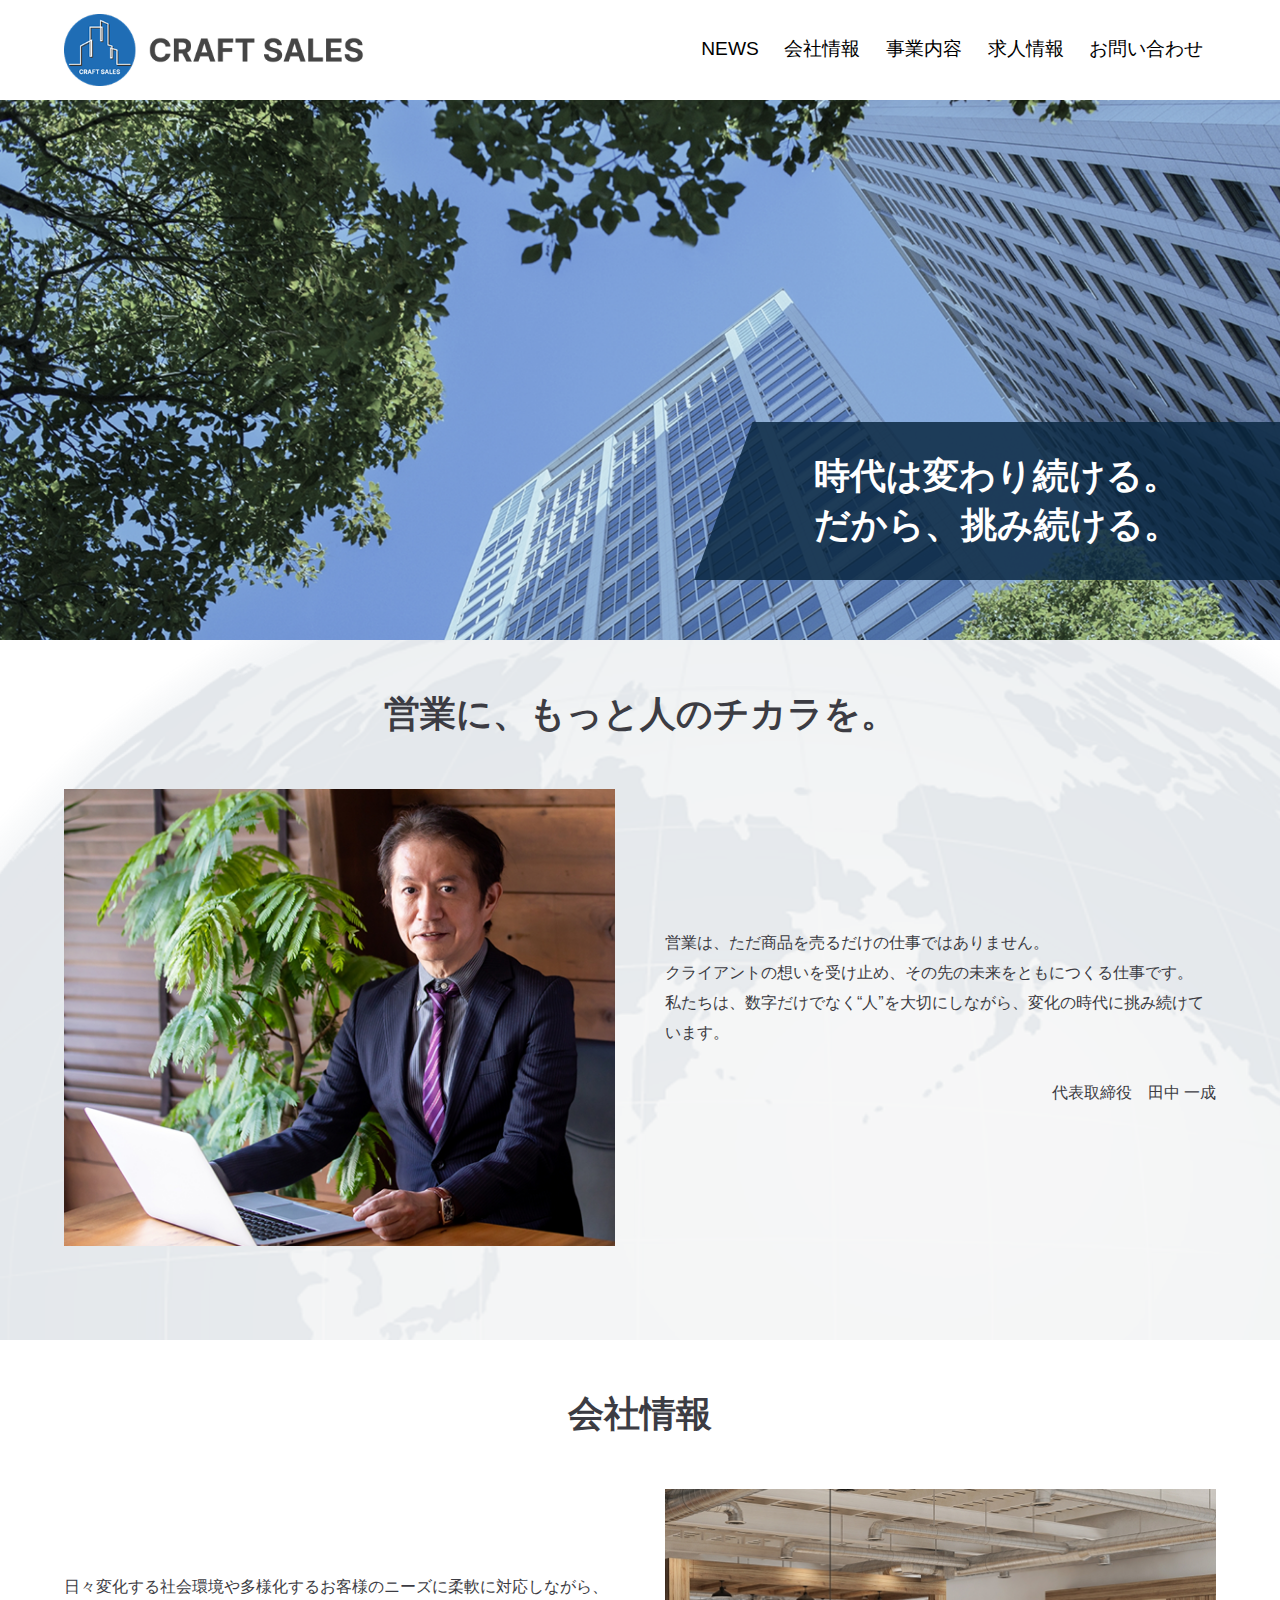
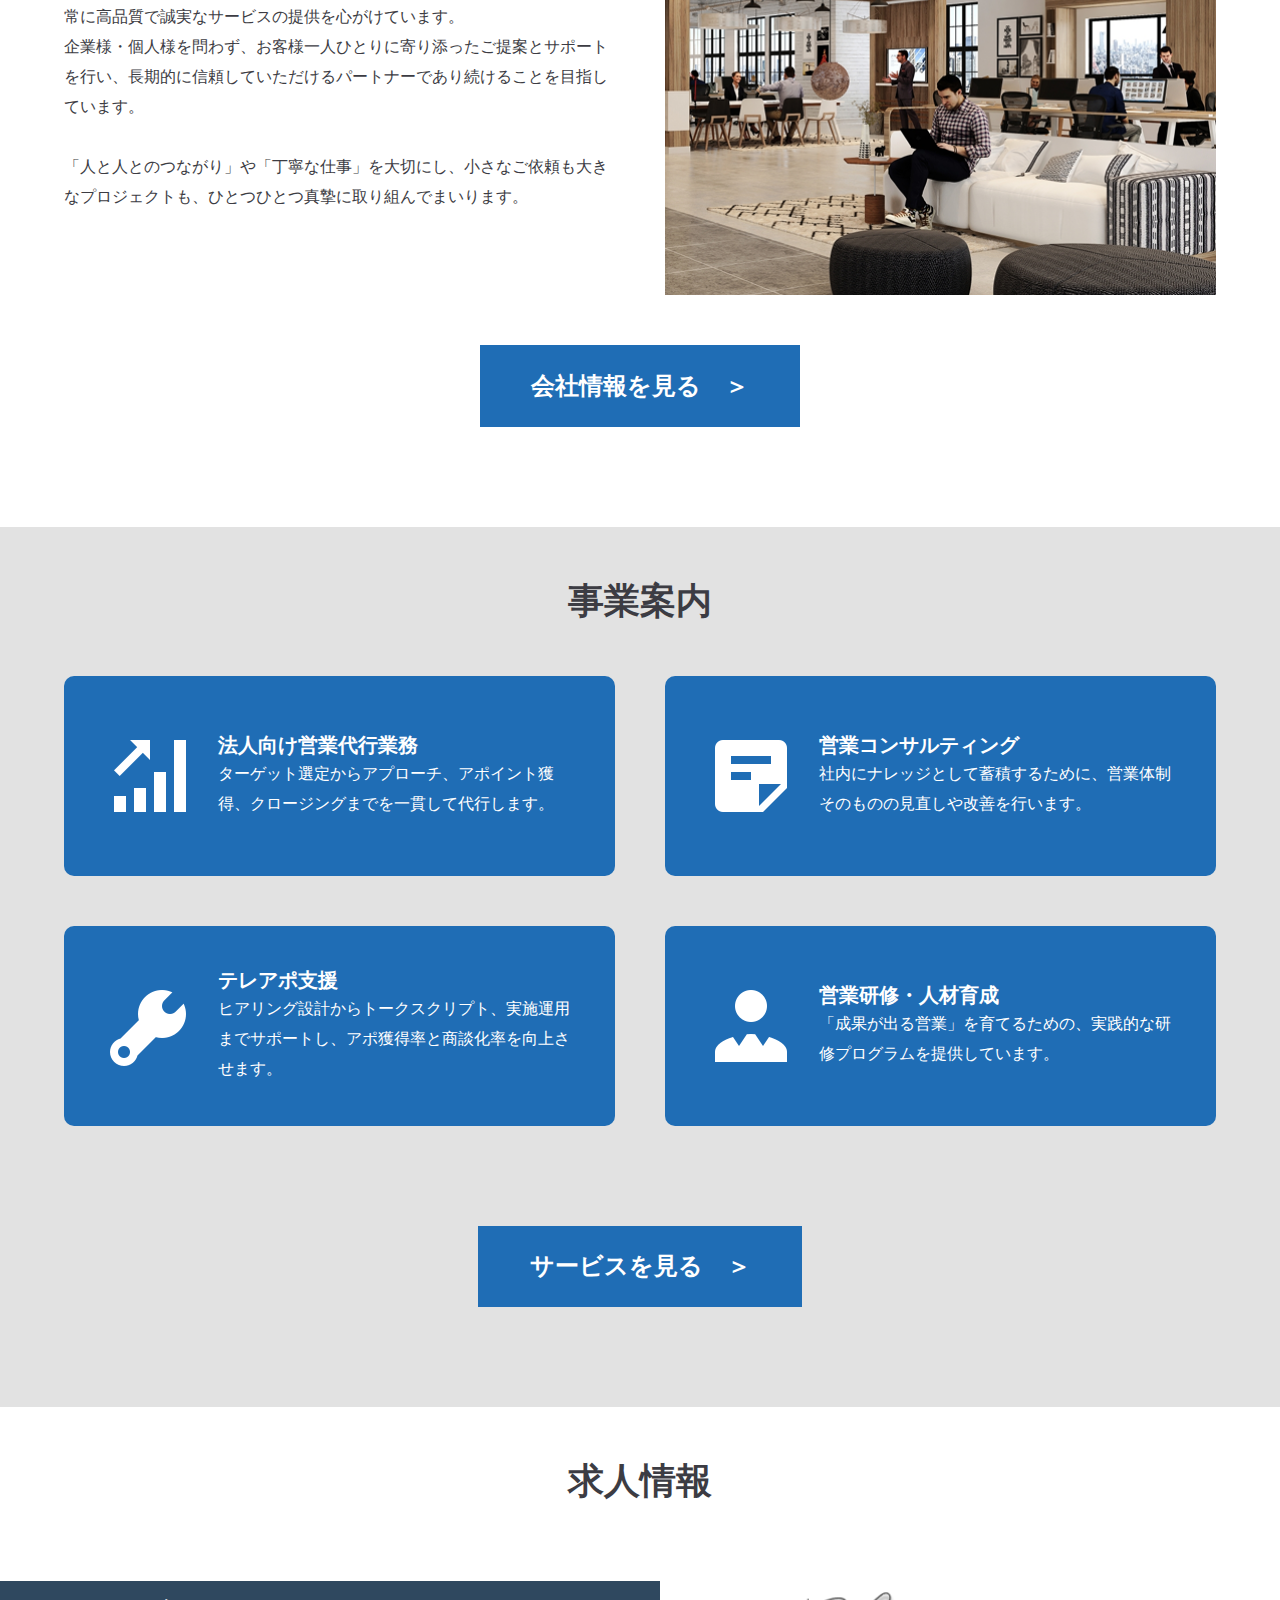
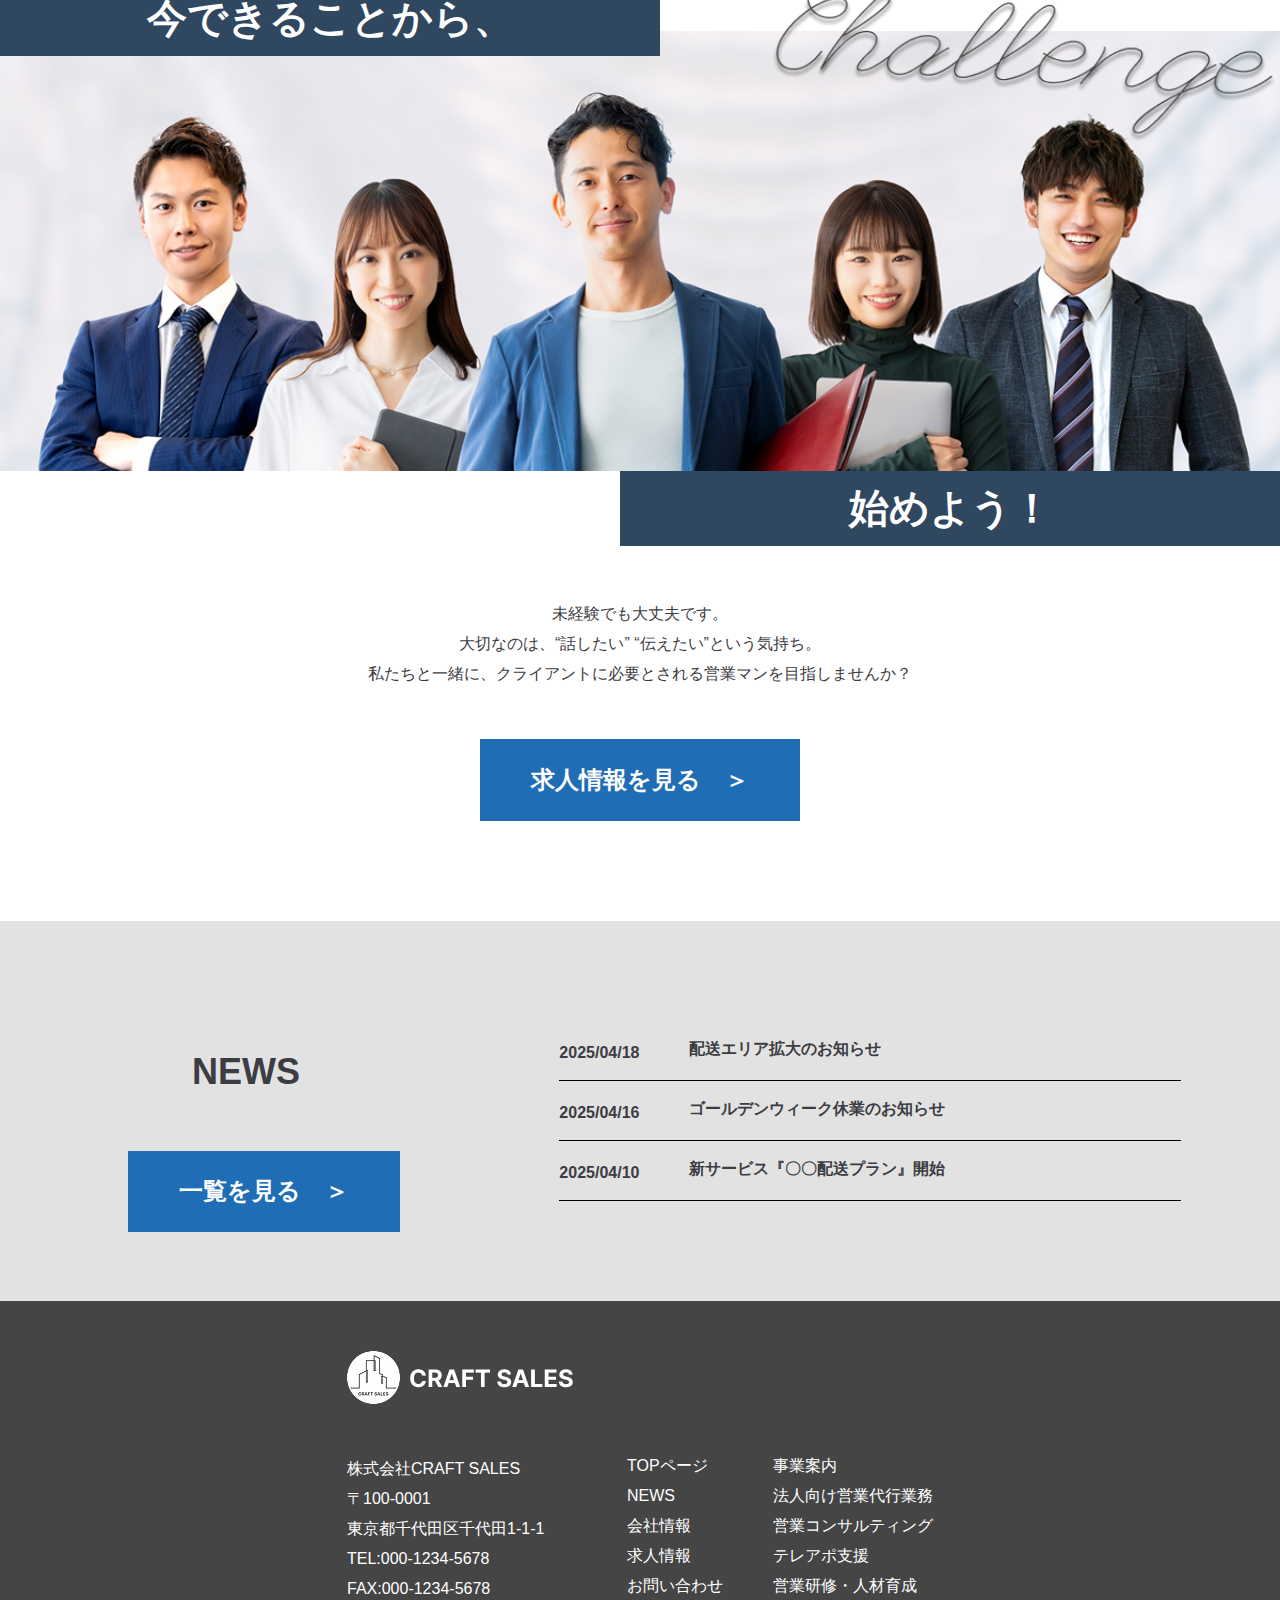
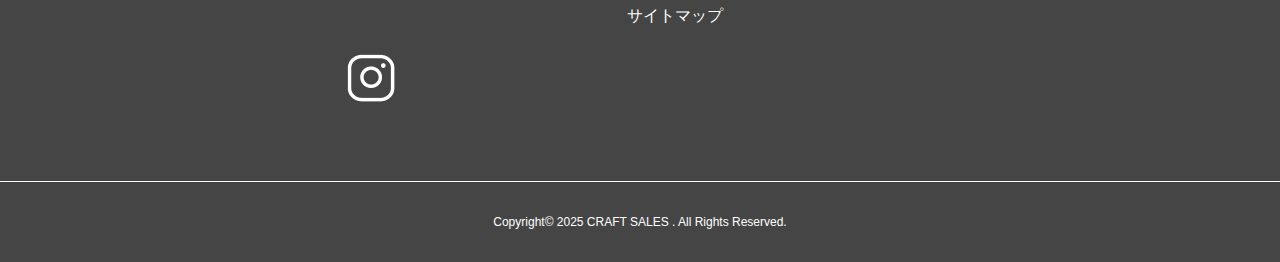
<file: src/index.html>
<!DOCTYPE html>
<html lang="ja">
<head>
	<meta charset="utf-8">
	<meta name="viewport" content="width=device-width, initial-scale=1">
	<meta name="keywords" content="">
	<meta name="description" content="">
	<meta name="format-detection" content="telephone=no">
	<title>株式会社CRAFT SALES｜TOP</title>
	<!--[if lt IE 9]>
	<script src="http://html5shiv.googlecode.com/svn/trunk/html5.js"></script>
	<![endif]-->
	<link rel="shortcut icon" href="favicon.ico">
	<link rel="stylesheet" href="style.css">
	<script src="./js/jquery-3.3.1.js"></script>
	<script src="./js/jquery-3.3.1.min.js"></script>
	<script src="./js/main.js"></script>
</head>
<body>
	<main>
		<!--　ヘッター　-->
		<header>
			<div class="header_menu flex">
				<h1 class="logo">
					<div class="logo_main">
						<a href="index.html">
						<h1><img src="img/logo01.png" width="420" height="100" alt=""/></h1>
						</a>
					</div>
				</h1>
				<nav class="nav_pc">
					<ul class="flex">
						<li><a href="news.html"><p>NEWS</p></a></li>
						<li><a href="company.html"><p>会社情報</p></a></li>
						<li><a href="business.html"><p>事業内容</p></a></li>
						<li><a href="recruit.html"><p>求人情報</p></a></li>
						<li><a href="contact.html"><p>お問い合わせ</p></a></li>
					</ul>
				</nav>
				<div class="header_sp">
					<div class="hamburger">
						<span></span>
						<span></span>
						<span></span>
					</div>
					<nav class="nav_sp">
						<ul>
							<li><a href="index.html"><p>TOPページ</p></a></li>
							<li><a href="news.html"><p>NEWS</p></a></li>
							<li><a href="company.html"><p>会社情報</p></a></li>
							<li><a href="recruit.html"><p>求人情報</p></a></li>
							<li><a href="contact.html"><p>お問い合わせ</p></a></li>
							<li><a href="sitemap.html"><p>サイトマップ</p></a></li>
							<li><a href="business.html"><p>事業内容</p></a></li>
							<li><a href="business.html#biz_sec02-1"><p>法人向け営業代行業務</p></a></li>
							<li><a href="business.html#biz_sec02-2"><p>営業コンサルティング</p></a></li>
							<li><a href="business.html#biz_sec02-3"><p>テレアポ支援</p></a></li>
							<li><a href="business.html#biz_sec02-4"><p>営業研修・人材育成</p></a></li>
						</ul>
					</nav>
				</div>
			</div>
		</header>
		
		<div class="header_top bold button01">
			<a href="#">
				<p> ＞ </p>
			</a>
		</div>
		
		<section id="top_FV">
			<div class="text">
				<h2>時代は変わり続ける。<br>だから、挑み続ける。</h2>
			</div>
		</section>

		<section id="top_sec01">
			<div class="section_title">
				<h2>営業に、もっと人のチカラを。</h2>
			</div>
			<div class="sec_main flex_s">
				<div class="img">
			    	<img src="img/top_img01.png" width="570" height="473" alt=""/> 
				</div>
				<div class="text">
					<p>営業は、ただ商品を売るだけの仕事ではありません。<br>クライアントの想いを受け止め、その先の未来をともにつくる仕事です。<br>私たちは、数字だけでなく“人”を大切にしながら、変化の時代に挑み続けています。<br><br>
					<span class="t_right">代表取締役　田中 一成</span></p>
				</div>
			</div>
		</section>
		
		<section id="top_sec02">
			<div class="section_title">
				<h2>会社情報</h2>
			</div>
			<div class="sec_main flex_s">
				<div class="img">
	    	    	<img src="img/top_img02.png" width="549" height="405" alt=""/>
				</div>
				<div class="text">
					<p>日々変化する社会環境や多様化するお客様のニーズに柔軟に対応しながら、常に高品質で誠実なサービスの提供を心がけています。<br>企業様・個人様を問わず、お客様一人ひとりに寄り添ったご提案とサポートを行い、長期的に信頼していただけるパートナーであり続けることを目指しています。<br><br>「人と人とのつながり」や「丁寧な仕事」を大切にし、小さなご依頼も大きなプロジェクトも、ひとつひとつ真摯に取り組んでまいります。</p>
				</div>
			</div>
			<div class="button">
				<a href="company.html">
					<p class="button-text">会社情報を見る　＞</p>
				</a>
			</div>
		</section>
		
		<section id="top_sec03">
			<div class="section_title">
				<h2>事業案内</h2>
			</div>
			<div class="sec_main flex_s">
				<div class="box flex">
					<div class="img">
	    	    		<img src="img/top_icon01.png" width="96" height="96" alt=""/> 
					</div>
					<div class="text">
						<h3>法人向け営業代行業務</h3>
						<p>ターゲット選定からアプローチ、アポイント獲得、クロージングまでを一貫して代行します。</p>
					</div>
				</div>
				<div class="box flex">
					<div class="img">
						<img src="img/top_icon02.png" width="96" height="96" alt=""/>
					</div>
					<div class="text">
						<h3>営業コンサルティング</h3>
						<p>社内にナレッジとして蓄積するために、営業体制そのものの見直しや改善を行います。</p>
					</div>
				</div>
			</div>
			<div class="sec_main flex_s">
				<div class="box flex">
					<div class="img">
						<img src="img/top_icon03.png" width="96" height="96" alt=""/> 
					</div>
					<div class="text">
						<h3>テレアポ支援</h3>
						<p>ヒアリング設計からトークスクリプト、実施運用までサポートし、アポ獲得率と商談化率を向上させます。</p>
					</div>
				</div>
				<div class="box flex">
					<div class="img">
						<img src="img/top_icon04.png" width="96" height="96" alt=""/> 
					</div>
					<div class="text">
						<h3>営業研修・人材育成</h3>
						<p>「成果が出る営業」を育てるための、実践的な研修プログラムを提供しています。</p>
					</div>
				</div>
			</div>
			<div class="button">
				<a href="business.html">
					<p class="button-text">サービスを見る　＞</p>
				</a>
			</div>
		</section>
		
		<section id="top_sec04">
			<div class="section_title">
				<h2>求人情報</h2>
			</div>
			<div class="sec_main">
				<div class="sec04_01">
					<h3>今できることから、</h3>
				</div>
				<div>
			   		<img src="img/top_img03.png" width="1200" height="413" alt=""/>
				</div>
				<div class="sec04_02">
					<h3>始めよう！</h3>
				</div>
				<div class="sec04_03">
					<img src="img/top_img04.png" width="490" height="157" alt=""/>
				</div>
			</div>
			<div class="t_center">
				<p>未経験でも大丈夫です。<br>大切なのは、“話したい” “伝えたい”という気持ち。<br>私たちと一緒に、クライアントに必要とされる営業マンを目指しませんか？</p>
			</div>
			<div class="button">
				<a href="recruit.html">
					<p class="button-text">求人情報を見る　＞</p>
				</a>
			</div>
		</section>
		
		<section id="top_sec05">
			<div  class="sec_main">
				<div class="section_title">
					<h2>NEWS</h2>
				</div>
				<div class="sec05">
					<!--
					<div class="sec05_news">
						<a href="#" class="flex">
							<p class="sec05_p01">2025/04/16</p>
							<p class="sec05_p02">お知らせ内容</p>
							<p class="sec05_p03">＞</p>
						</a>
					</div>
					<div class="sec05_news">
						<a href="#" class="flex">
							<p class="sec05_p01">2025/04/16</p>
							<p class="sec05_p02">お知らせ内容</p>
							<p class="sec05_p03">＞</p>
						</a>
					</div>
					<div class="sec05_news">
						<a href="#" class="flex">
							<p class="sec05_p01">2025/04/16</p>
							<p class="sec05_p02">お知らせ内容</p>
							<p class="sec05_p03">＞</p>
						</a>
					</div>
					-->
					
					<div class="news-list" id="newsList">
					<!-- JavaScriptで挿入 -->
					</div>

				</div>
				<div class="button">
					<a href="news.html">
						<p class="button-text">一覧を見る　＞</p>
					</a>
				</div>
			</div>
		</section>
	
	  	<footer>
			<div class="top flex_s">
				<div class="menu">
					<div class="logo_main">
						<img src="img/logo02.png" width="270" height="53" alt=""/> 
					</div>
					<p>
					株式会社CRAFT SALES<br>
					〒100-0001<br>
					東京都千代田区千代田1-1-1<br>
					TEL:000-1234-5678<br>
					FAX:000-1234-5678
					</p>
					<div class="button_icon">
						<a href="index.html">
							<img src="img/icon01.png" width="48" height="48" alt=""/>
						</a>
					</div>
				</div>
				<div class="wid02 flex">
					<div class="wid03">
						<a href="index.html"><p>TOPページ</p></a>
						<a href="news.html"><p>NEWS</p></a>
						<a href="company.html"><p>会社情報</p></a>
						<a href="recruit.html"><p>求人情報</p></a>
						<a href="contact.html"><p>お問い合わせ</p></a>
						<a href="sitemap.html"><p>サイトマップ</p></a>
					</div>
					<div class="wid03">
						<a href="business.html"><p>事業案内</p></a>
						<a href="business.html#biz_sec02-1"><p>法人向け営業代行業務</p></a>
						<a href="business.html#biz_sec02-2"><p>営業コンサルティング</p></a>
						<a href="business.html#biz_sec02-3"><p>テレアポ支援</p></a>
						<a href="business.html#biz_sec02-4"><p>営業研修・人材育成</p></a>
					</div>
				</div>
			</div>
			<div class="copy">
				<div id="copyright"><p>Copyright© 2025 CRAFT SALES . All Rights Reserved. </p></div>
			</div>
		</footer>
		
		<script>
		const newsData = [
			{ date: "2025/04/18", content: "配送エリア拡大のお知らせ" },
			{ date: "2025/04/16", content: "ゴールデンウィーク休業のお知らせ" },
			{ date: "2025/04/10", content: "新サービス『〇〇配送プラン』開始" }
		];

		const itemsPerPage = 3;
		const totalPages = Math.ceil(newsData.length / itemsPerPage);
		const newsList = document.getElementById("newsList");
		const pagination = document.getElementById("pagination");

		function renderPage(page) {
		  // ニュースを表示
		  const start = (page - 1) * itemsPerPage;
		  const end = start + itemsPerPage;
		  const items = newsData.slice(start, end);

			
		newsList.innerHTML = items.map(item => `
		  <div class="news-item">
			<a href="${item.url}" style="display: flex; justify-content: space-between; text-decoration: none; color: inherit;">
			  <div>${item.date}</div>
			  <div>${item.content}</div>
			</a>
		  </div>
		`).join("");

		  // ページネーションを表示
		  let paginationHTML = "";
		  for (let i = 1; i <= totalPages; i++) {
			if (i === page) {
			  paginationHTML += `<span class="active">${i}</span>`;
			} else if (i <= 3 || i > totalPages - 1 || Math.abs(page - i) <= 1) {
			  paginationHTML += `<button onclick="renderPage(${i})">${i}</button>`;
			} else if (!paginationHTML.endsWith("…")) {
			  paginationHTML += `<span>…</span>`;
			}
		  }
		  pagination.innerHTML = paginationHTML;
		}

		// 初期表示
		renderPage(1);
		</script>
		
	</main>
	
</body>
</html>
</file>
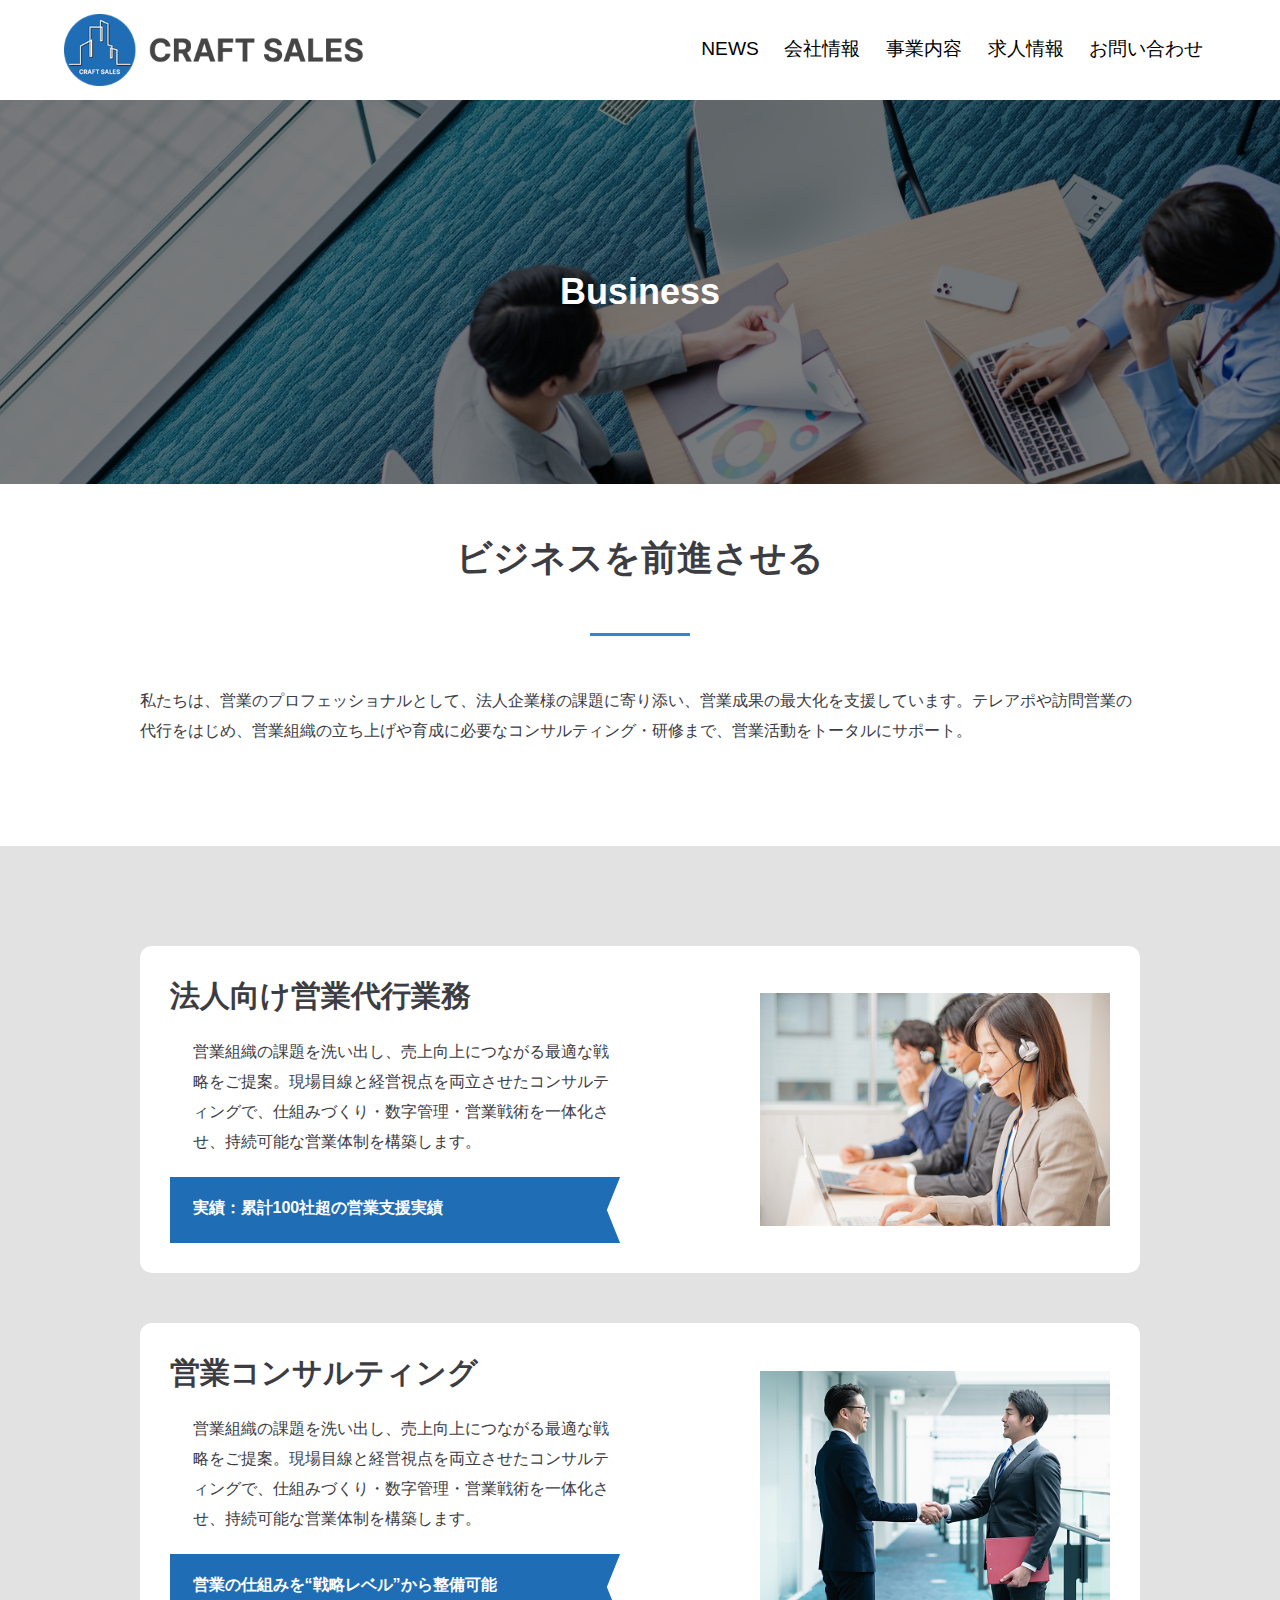
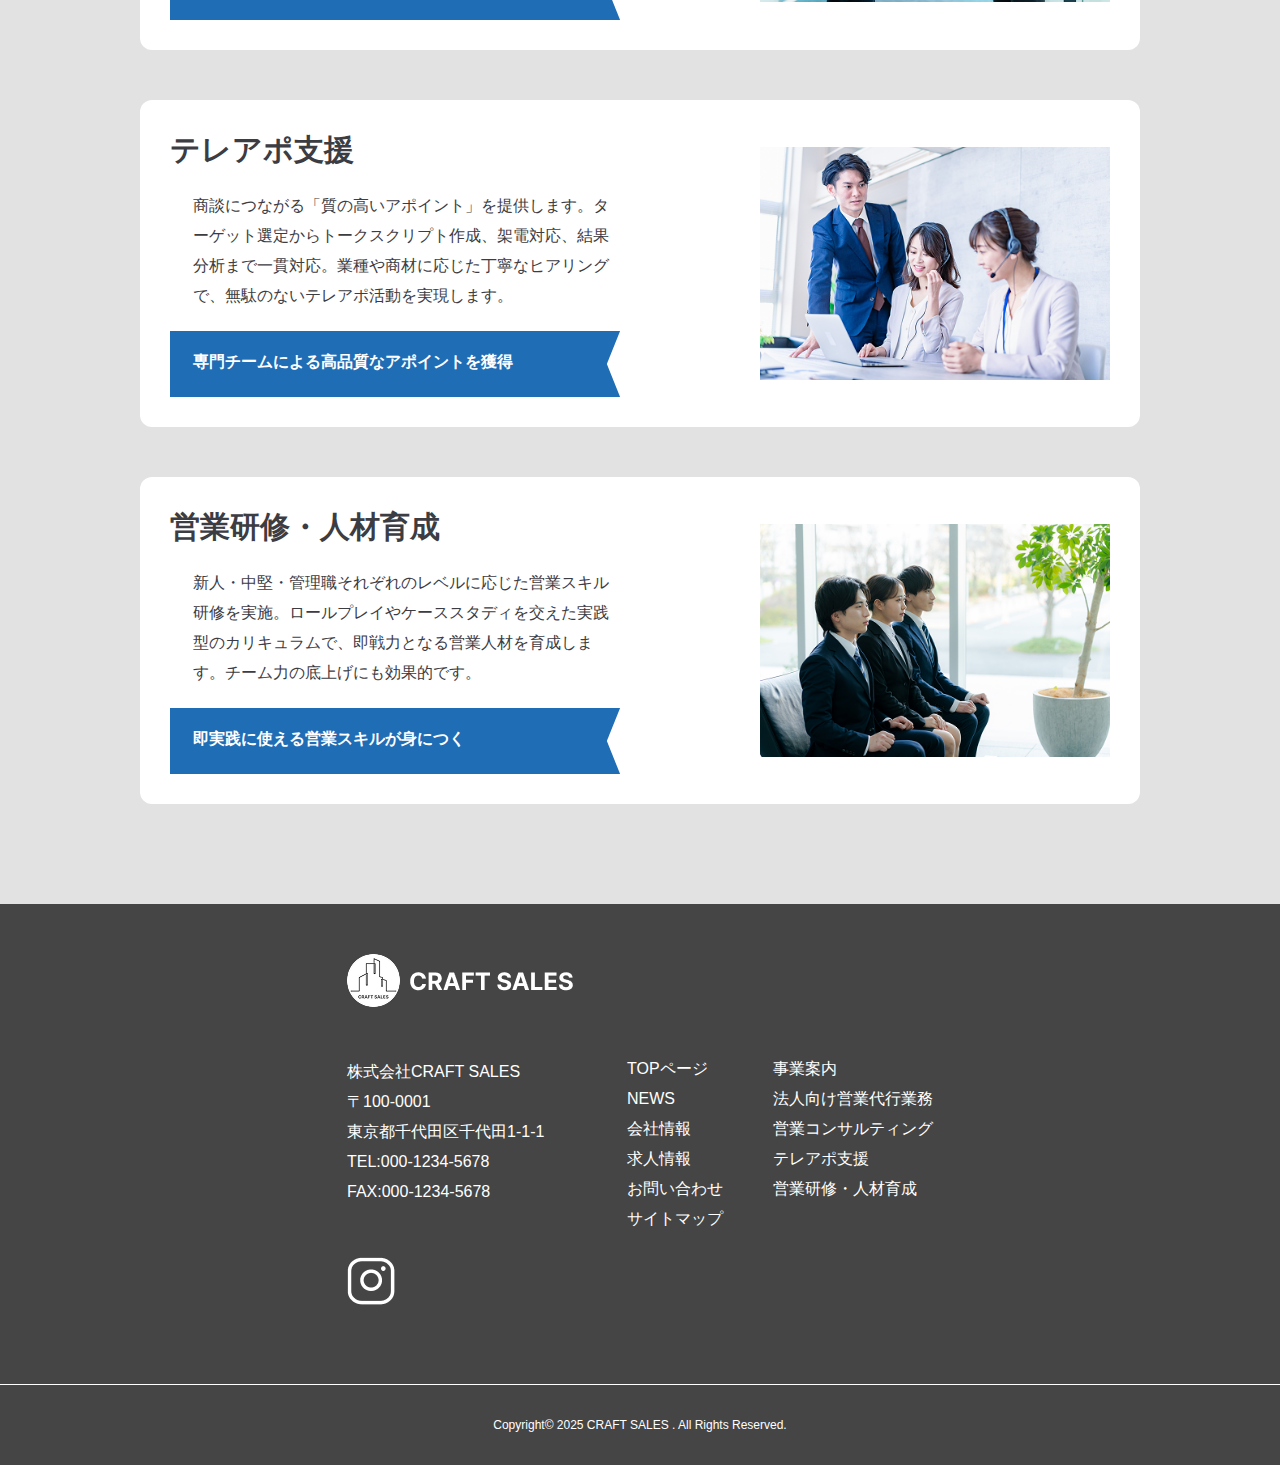
<file: src/business.html>
<!DOCTYPE html>
<html lang="ja">
<head>
	<meta charset="utf-8">
	<meta name="viewport" content="width=device-width, initial-scale=1">
	<meta name="keywords" content="">
	<meta name="description" content="">
	<meta name="format-detection" content="telephone=no">
	<title>株式会社CRAFT SALES｜事業内容</title>
	<!--[if lt IE 9]>
	<script src="http://html5shiv.googlecode.com/svn/trunk/html5.js"></script>
	<![endif]-->
	<link rel="shortcut icon" href="favicon.ico">
	<link rel="stylesheet" href="style.css">
	<script src="./js/jquery-3.3.1.js"></script>
	<script src="./js/jquery-3.3.1.min.js"></script>
	<script src="./js/main.js"></script>
</head>
<body>
	<main>
		<!--　ヘッター　-->
		<header>
			<div class="header_menu flex">
				<h1 class="logo">
					<div class="logo_main">
						<a href="index.html">
						<h1><img src="img/logo01.png" width="420" height="100" alt=""/></h1>
						</a>
					</div>
				</h1>
				<nav class="nav_pc">
					<ul class="flex">
						<li><a href="news.html"><p>NEWS</p></a></li>
						<li><a href="company.html"><p>会社情報</p></a></li>
						<li><a href="business.html"><p>事業内容</p></a></li>
						<li><a href="recruit.html"><p>求人情報</p></a></li>
						<li><a href="contact.html"><p>お問い合わせ</p></a></li>
					</ul>
				</nav>
				<div class="header_sp">
					<div class="hamburger">
						<span></span>
						<span></span>
						<span></span>
					</div>
					<nav class="nav_sp">
						<ul>
							<li><a href="index.html"><p>TOPページ</p></a></li>
							<li><a href="news.html"><p>NEWS</p></a></li>
							<li><a href="company.html"><p>会社情報</p></a></li>
							<li><a href="recruit.html"><p>求人情報</p></a></li>
							<li><a href="contact.html"><p>お問い合わせ</p></a></li>
							<li><a href="sitemap.html"><p>サイトマップ</p></a></li>
							<li><a href="business.html"><p>事業内容</p></a></li>
							<li><a href="business.html#biz_sec02-1"><p>法人向け営業代行業務</p></a></li>
							<li><a href="business.html#biz_sec02-2"><p>営業コンサルティング</p></a></li>
							<li><a href="business.html#biz_sec02-3"><p>テレアポ支援</p></a></li>
							<li><a href="business.html#biz_sec02-4"><p>営業研修・人材育成</p></a></li>
						</ul>
					</nav>
				</div>
			</div>
		</header>
		
		<div class="header_top bold button01">
			<a href="#">
				<p> ＞ </p>
			</a>
		</div>
		
		<section id="biz_FV" class="FV_2">
			<div class="text">
				<h2>Business</h2>
			</div>
		</section>

		<section id="biz_sec01">
			<div class="section_title">
				<h2>ビジネスを前進させる</h2>
			</div>
			<div class="blue_line"></div>
			<div class="sec_main">
				<div class="text">
					<p>私たちは、営業のプロフェッショナルとして、法人企業様の課題に寄り添い、営業成果の最大化を支援しています。テレアポや訪問営業の代行をはじめ、営業組織の立ち上げや育成に必要なコンサルティング・研修まで、営業活動をトータルにサポート。</p>
				</div>
			</div>
		</section>
		
		<section id="biz_sec02">
			<div id="biz_sec02-1" class="sec2-1 flex_s">
				<div class="text">
					<h2>法人向け営業代行業務</h2>
					<p>
					営業組織の課題を洗い出し、売上向上につながる最適な戦略をご提案。現場目線と経営視点を両立させたコンサルティングで、仕組みづくり・数字管理・営業戦術を一体化させ、持続可能な営業体制を構築します。
					</p>
					<div class="tag"><p>実績：累計100社超の営業支援実績</p></div>
				</div>
				<div class="img">
			    	<img src="img/business_img01.png" width="431" height="288" alt=""/>
				</div>
			</div>
			<div id="biz_sec02-2" class="sec2-1 flex_s">
				<div class="text">
					<h2>営業コンサルティング</h2>
					<p>
					営業組織の課題を洗い出し、売上向上につながる最適な戦略をご提案。現場目線と経営視点を両立させたコンサルティングで、仕組みづくり・数字管理・営業戦術を一体化させ、持続可能な営業体制を構築します。
					</p>
					<div class="tag"><p>営業の仕組みを“戦略レベル”から整備可能</p></div>
				</div>
				<div class="img">
			    	<img src="img/business_img02.png" width="431" height="288" alt=""/>
				</div>
			</div>
			<div id="biz_sec02-3" class="sec2-1 flex_s">
				<div class="text">
					<h2>テレアポ支援</h2>
					<p>
					商談につながる「質の高いアポイント」を提供します。ターゲット選定からトークスクリプト作成、架電対応、結果分析まで一貫対応。業種や商材に応じた丁寧なヒアリングで、無駄のないテレアポ活動を実現します。
					</p>
					<div class="tag"><p>専門チームによる高品質なアポイントを獲得</p></div>
				</div>
				<div class="img">
			    	<img src="img/business_img03.png" width="431" height="288" alt=""/>
				</div>
			</div>
			<div id="biz_sec02-4" class="sec2-1 flex_s">
				<div class="text">
					<h2>営業研修・人材育成</h2>
					<p>
					新人・中堅・管理職それぞれのレベルに応じた営業スキル研修を実施。ロールプレイやケーススタディを交えた実践型のカリキュラムで、即戦力となる営業人材を育成します。チーム力の底上げにも効果的です。
					</p>
					<div class="tag"><p>即実践に使える営業スキルが身につく</p></div>
				</div>
				<div class="img">
			    	<img src="img/business_img04.png" width="431" height="288" alt=""/>
				</div>
			</div>
		</section>
	
	  	<footer>
			<div class="top flex_s">
				<div class="menu">
					<div class="logo_main">
						<img src="img/logo02.png" width="270" height="53" alt=""/> 
					</div>
					<p>
					株式会社CRAFT SALES<br>
					〒100-0001<br>
					東京都千代田区千代田1-1-1<br>
					TEL:000-1234-5678<br>
					FAX:000-1234-5678
					</p>
					<div class="button_icon">
						<a href="index.html">
							<img src="img/icon01.png" width="48" height="48" alt=""/>
						</a>
					</div>
				</div>
				<div class="wid02 flex">
					<div class="wid03">
						<a href="index.html"><p>TOPページ</p></a>
						<a href="news.html"><p>NEWS</p></a>
						<a href="company.html"><p>会社情報</p></a>
						<a href="recruit.html"><p>求人情報</p></a>
						<a href="contact.html"><p>お問い合わせ</p></a>
						<a href="sitemap.html"><p>サイトマップ</p></a>
					</div>
					<div class="wid03">
						<a href="business.html"><p>事業案内</p></a>
						<a href="business.html#biz_sec02-1"><p>法人向け営業代行業務</p></a>
						<a href="business.html#biz_sec02-2"><p>営業コンサルティング</p></a>
						<a href="business.html#biz_sec02-3"><p>テレアポ支援</p></a>
						<a href="business.html#biz_sec02-4"><p>営業研修・人材育成</p></a>
					</div>
				</div>
			</div>
			<div class="copy">
				<div id="copyright"><p>Copyright© 2025 CRAFT SALES . All Rights Reserved. </p></div>
			</div>
		</footer>
		
	</main>
	
</body>
</html>
</file>
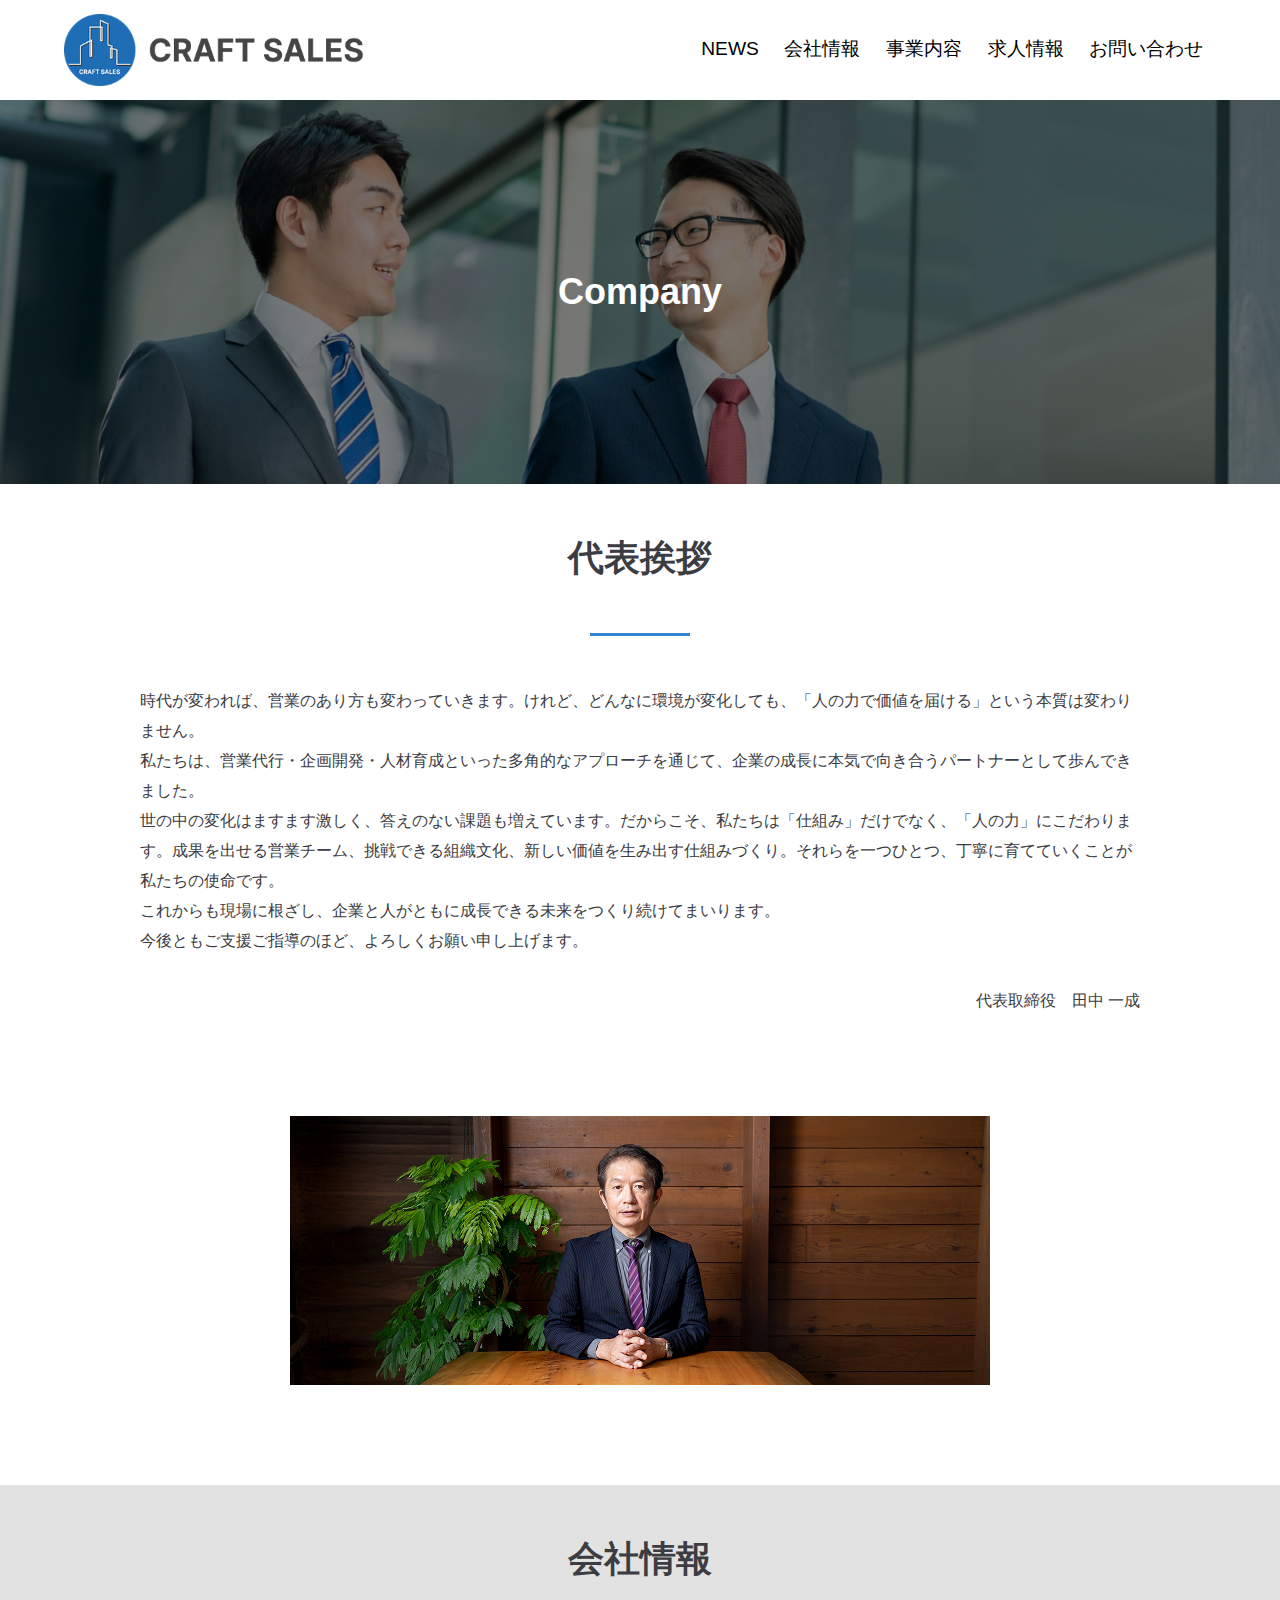
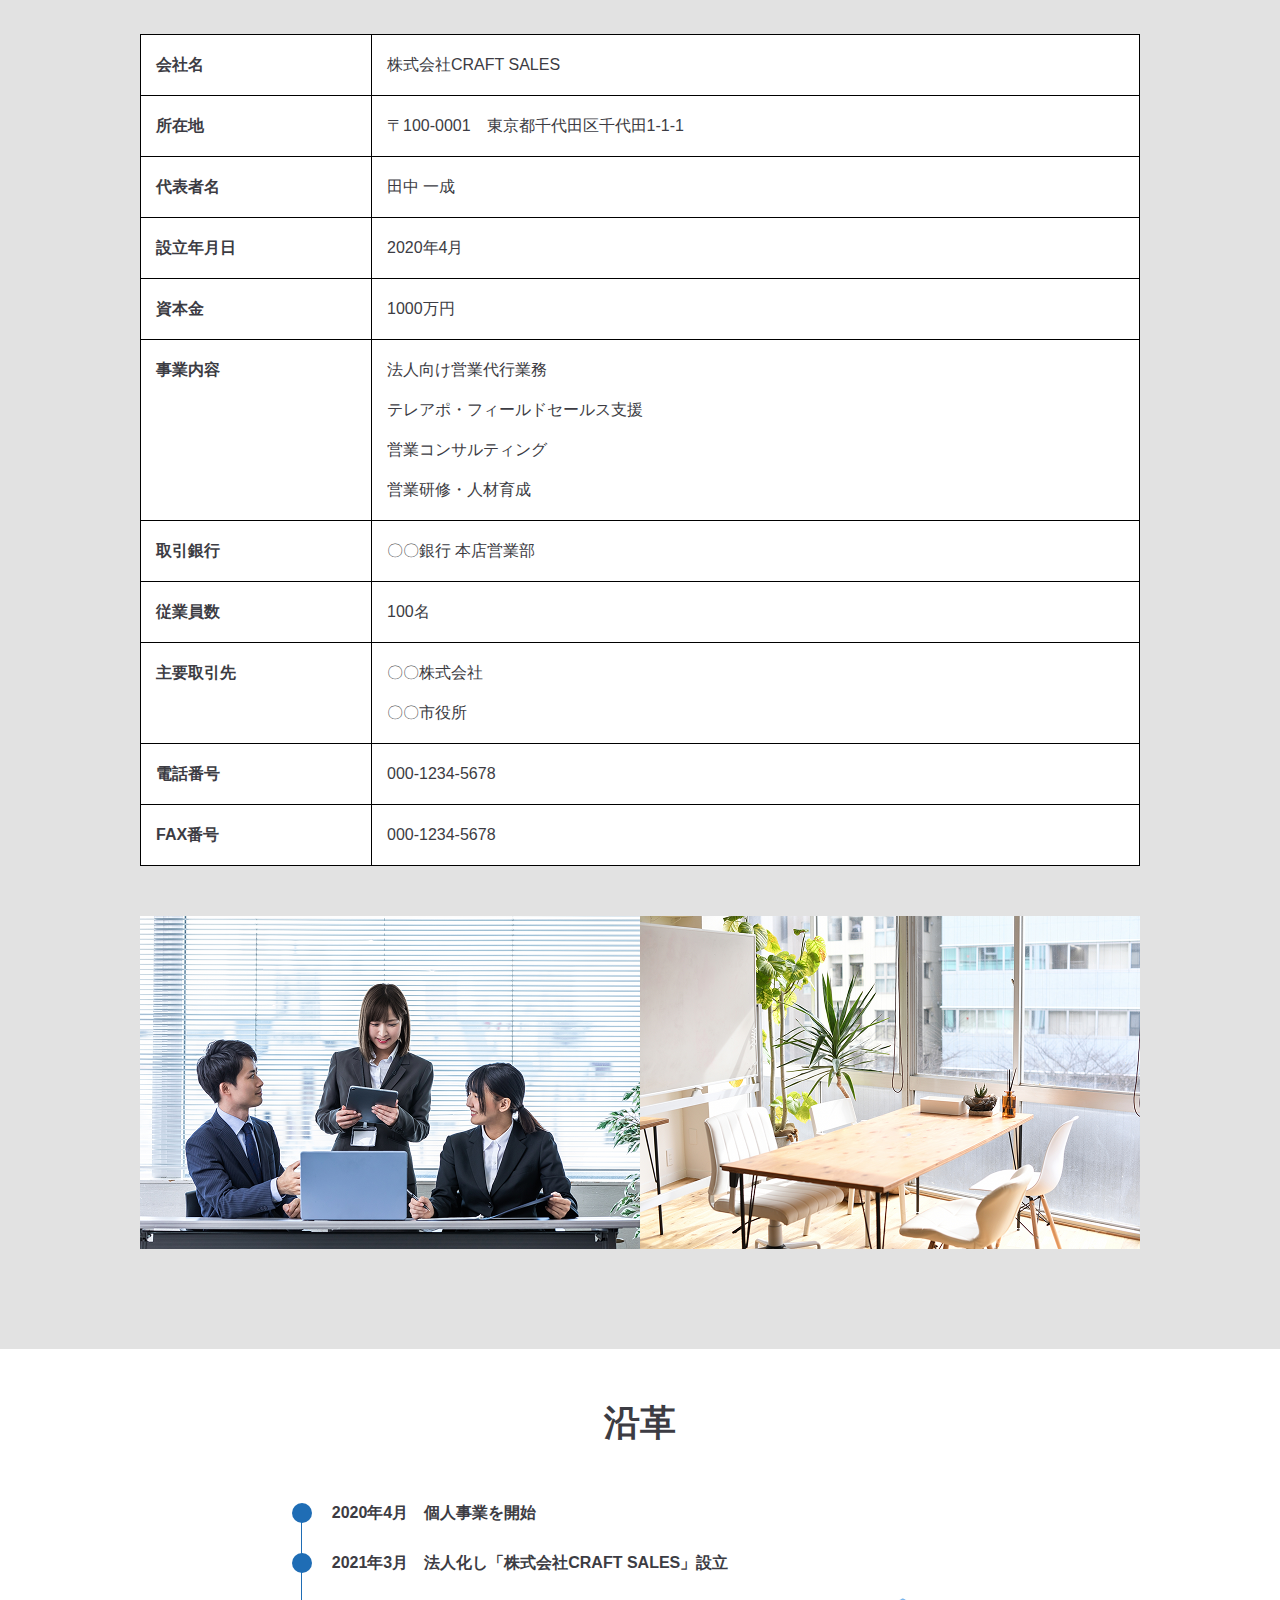
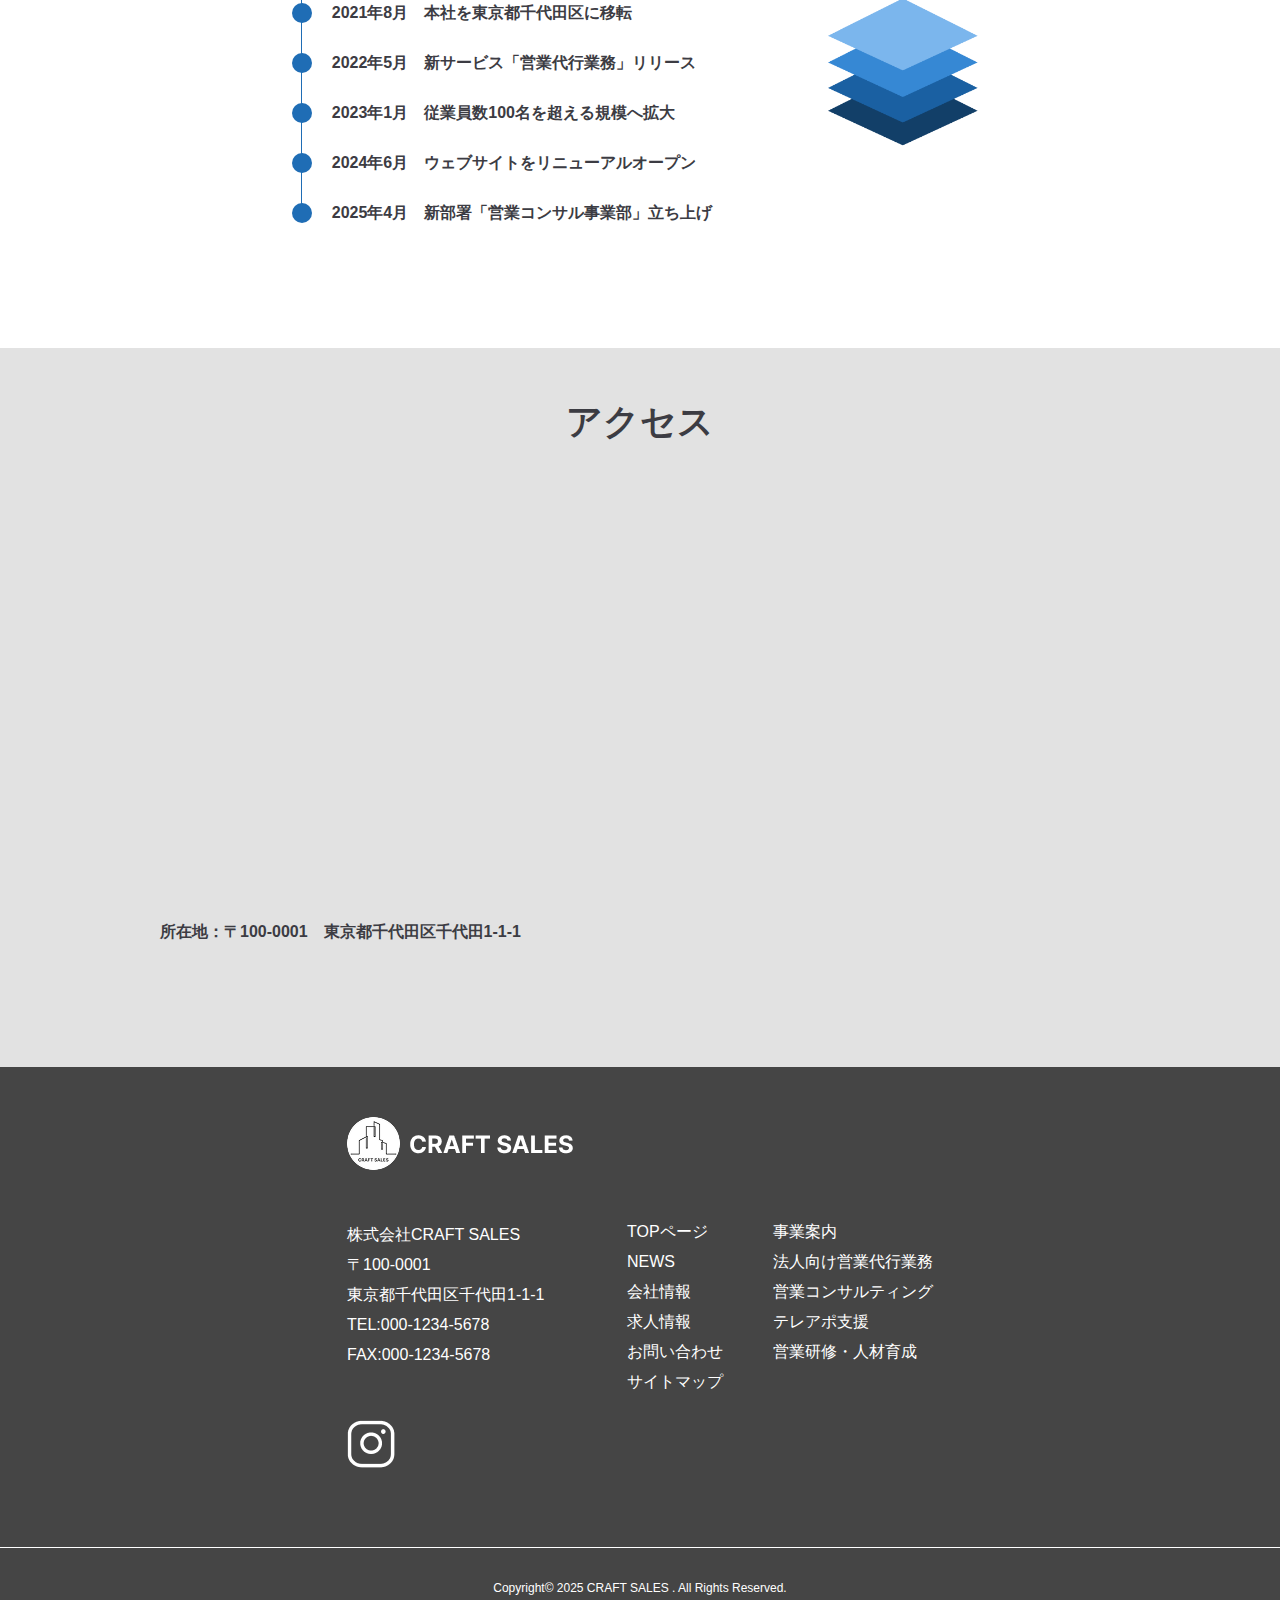
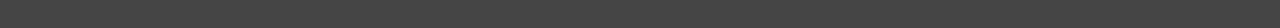
<file: src/company.html>
<!DOCTYPE html>
<html lang="ja">
<head>
	<meta charset="utf-8">
	<meta name="viewport" content="width=device-width, initial-scale=1">
	<meta name="keywords" content="">
	<meta name="description" content="">
	<meta name="format-detection" content="telephone=no">
	<title>株式会社CRAFT SALES｜会社情報</title>
	<!--[if lt IE 9]>
	<script src="http://html5shiv.googlecode.com/svn/trunk/html5.js"></script>
	<![endif]-->
	<link rel="shortcut icon" href="favicon.ico">
	<link rel="stylesheet" href="style.css">
	<script src="./js/jquery-3.3.1.js"></script>
	<script src="./js/jquery-3.3.1.min.js"></script>
	<script src="./js/main.js"></script>
</head>
<body>
	<main>
		<!--　ヘッター　-->
		<header>
			<div class="header_menu flex">
				<h1 class="logo">
					<div class="logo_main">
						<a href="index.html">
						<h1><img src="img/logo01.png" width="420" height="100" alt=""/></h1>
						</a>
					</div>
				</h1>
				<nav class="nav_pc">
					<ul class="flex">
						<li><a href="news.html"><p>NEWS</p></a></li>
						<li><a href="company.html"><p>会社情報</p></a></li>
						<li><a href="business.html"><p>事業内容</p></a></li>
						<li><a href="recruit.html"><p>求人情報</p></a></li>
						<li><a href="contact.html"><p>お問い合わせ</p></a></li>
					</ul>
				</nav>
				<div class="header_sp">
					<div class="hamburger">
						<span></span>
						<span></span>
						<span></span>
					</div>
					<nav class="nav_sp">
						<ul>
							<li><a href="index.html"><p>TOPページ</p></a></li>
							<li><a href="news.html"><p>NEWS</p></a></li>
							<li><a href="company.html"><p>会社情報</p></a></li>
							<li><a href="recruit.html"><p>求人情報</p></a></li>
							<li><a href="contact.html"><p>お問い合わせ</p></a></li>
							<li><a href="sitemap.html"><p>サイトマップ</p></a></li>
							<li><a href="business.html"><p>事業内容</p></a></li>
							<li><a href="business.html#biz_sec02-1"><p>法人向け営業代行業務</p></a></li>
							<li><a href="business.html#biz_sec02-2"><p>営業コンサルティング</p></a></li>
							<li><a href="business.html#biz_sec02-3"><p>テレアポ支援</p></a></li>
							<li><a href="business.html#biz_sec02-4"><p>営業研修・人材育成</p></a></li>
						</ul>
					</nav>
				</div>
			</div>
		</header>
		
		<div class="header_top bold button01">
			<a href="#">
				<p> ＞ </p>
			</a>
		</div>
		
		<section id="com_FV" class="FV_2">
			<div class="text">
				<h2>Company</h2>
			</div>
		</section>

		<section id="com_sec01">
			<div class="section_title">
				<h2>代表挨拶</h2>
			</div>
			<div class="blue_line"></div>
			<div class="sec_main">
			  <div class="text">
					<p>時代が変われば、営業のあり方も変わっていきます。けれど、どんなに環境が変化しても、「人の力で価値を届ける」という本質は変わりません。<br>
					私たちは、営業代行・企画開発・人材育成といった多角的なアプローチを通じて、企業の成長に本気で向き合うパートナーとして歩んできました。<br>
					世の中の変化はますます激しく、答えのない課題も増えています。だからこそ、私たちは「仕組み」だけでなく、「人の力」にこだわります。成果を出せる営業チーム、挑戦できる組織文化、新しい価値を生み出す仕組みづくり。それらを一つひとつ、丁寧に育てていくことが私たちの使命です。<br>
					これからも現場に根ざし、企業と人がともに成長できる未来をつくり続けてまいります。<br>
					今後ともご支援ご指導のほど、よろしくお願い申し上げます。<br><br>
					<span class="t_right">代表取締役　田中 一成</span></p>
				</div>
				<div class="img">
	    	    	<img src="img/company_img01.png" width="700" height="269" alt=""/>
				</div>
			</div>
		</section>
		
		<section id="com_sec02">
			<div class="section_title t_left">
				<h2>会社情報</h2>
			</div>
			<div class="sec_main">
				<div class="text">
					<table class="company-profile">
						<tr>
							<th><p>会社名</p></th>
							<td><p>株式会社CRAFT SALES</p></td>
						</tr>
						<tr>
							<th><p>所在地</p></th>
							<td><p>〒100-0001　東京都千代田区千代田1-1-1</p></td>
						</tr>
						<tr>
							<th><p>代表者名</p></th>
							<td><p>田中 一成</p></td>
						</tr>
						<tr>
							<th><p>設立年月日</p></th>
							<td><p>2020年4月</p></td>
						</tr>
						<tr>
							<th><p>資本金</p></th>
							<td><p>1000万円</p></td>
						</tr>
						<tr>
							<th><p>事業内容</p></th>
							<td><p>
							法人向け営業代行業務<br>
							テレアポ・フィールドセールス支援<br>
							営業コンサルティング<br>
							営業研修・人材育成
							</p></td>
						</tr>
						<tr>
							<th><p>取引銀行</p></th>
							<td><p>〇〇銀行 本店営業部</p></td>
						</tr>
						<tr>
							<th><p>従業員数</p></th>
							<td><p>100名</p></td>
						</tr>
						<tr>
							<th><p>主要取引先</p></th>
							<td><p>
							〇〇株式会社<br>
							〇〇市役所
							</p></td>
						</tr>
						<tr>
							<th><p>電話番号</p></th>
							<td><p>000-1234-5678</p></td>
						</tr>
						<tr>
							<th><p>FAX番号</p></th>
							<td><p>000-1234-5678</p></td>
						</tr>
					</table>
				</div>
				<div class="img flex">
					<div>
   	    	    		<img src="img/company_img02.png" width="500" height="333" alt=""/> 
					</div>
					<div>
   	    		    	<img src="img/company_img03.png" width="500" height="333" alt=""/>
					</div>
				</div>
			</div>
		</section>
		
		<section id="com_sec03">
			<div class="section_title">
				<h2>沿革</h2>
			</div>
			<div class="sec_main flex_s">
				<div class="timeline-container">
				<ul class="timeline">
				<li><span class="dot"></span><p class="text">2020年4月　個人事業を開始</p></li>
				<li><span class="dot"></span><p class="text">2021年3月　法人化し「株式会社CRAFT SALES」設立</p></li>
				<li><span class="dot"></span><p class="text">2021年8月　本社を東京都千代田区に移転</p></li>
				<li><span class="dot"></span><p class="text">2022年5月　新サービス「営業代行業務」リリース</p></li>
				<li><span class="dot"></span><p class="text">2023年1月　従業員数100名を超える規模へ拡大</p></li>
				<li><span class="dot"></span><p class="text">2024年6月　ウェブサイトをリニューアルオープン</p></li>
				<li><span class="dot last"></span><p class="text">2025年4月　新部署「営業コンサル事業部」立ち上げ</p></li>
				</ul>
				<div class="timeline-image">
					<img src="img/company_img05.png" width="268" height="402" alt=""/>
				</div>
				</div>
			</div>
			
		</section>
		
		<section id="com_sec04">
			<div class="section_title">
				<h2>アクセス</h2>
			</div>
			<div class="sec_main">
				<iframe src="https://www.google.com/maps/embed?pb=!1m18!1m12!1m3!1d6481.436044527719!2d139.7477147478994!3d35.683944540345344!2m3!1f0!2f0!3f0!3m2!1i1024!2i768!4f13.1!3m3!1m2!1s0x60188c0b19763daf%3A0xd8f25ad45d307110!2z44CSMTAwLTAwMDE!5e0!3m2!1sja!2sjp!4v1745381518253!5m2!1sja!2sjp" width="1000" height="400" style="border:0;" allowfullscreen="" loading="lazy" referrerpolicy="no-referrer-when-downgrade"></iframe>
				<p>所在地：〒100-0001　東京都千代田区千代田1-1-1</p>
			</div>
		</section>
	
	  	<footer>
			<div class="top flex_s">
				<div class="menu">
					<div class="logo_main">
						<img src="img/logo02.png" width="270" height="53" alt=""/> 
					</div>
					<p>
					株式会社CRAFT SALES<br>
					〒100-0001<br>
					東京都千代田区千代田1-1-1<br>
					TEL:000-1234-5678<br>
					FAX:000-1234-5678
					</p>
					<div class="button_icon">
						<a href="index.html">
							<img src="img/icon01.png" width="48" height="48" alt=""/>
						</a>
					</div>
				</div>
				<div class="wid02 flex">
					<div class="wid03">
						<a href="index.html"><p>TOPページ</p></a>
						<a href="news.html"><p>NEWS</p></a>
						<a href="company.html"><p>会社情報</p></a>
						<a href="recruit.html"><p>求人情報</p></a>
						<a href="contact.html"><p>お問い合わせ</p></a>
						<a href="sitemap.html"><p>サイトマップ</p></a>
					</div>
					<div class="wid03">
						<a href="business.html"><p>事業案内</p></a>
						<a href="business.html#biz_sec02-1"><p>法人向け営業代行業務</p></a>
						<a href="business.html#biz_sec02-2"><p>営業コンサルティング</p></a>
						<a href="business.html#biz_sec02-3"><p>テレアポ支援</p></a>
						<a href="business.html#biz_sec02-4"><p>営業研修・人材育成</p></a>
					</div>
				</div>
			</div>
			<div class="copy">
				<div id="copyright"><p>Copyright© 2025 CRAFT SALES . All Rights Reserved. </p></div>
			</div>
		</footer>
		
	</main>
	
</body>
</html>
</file>
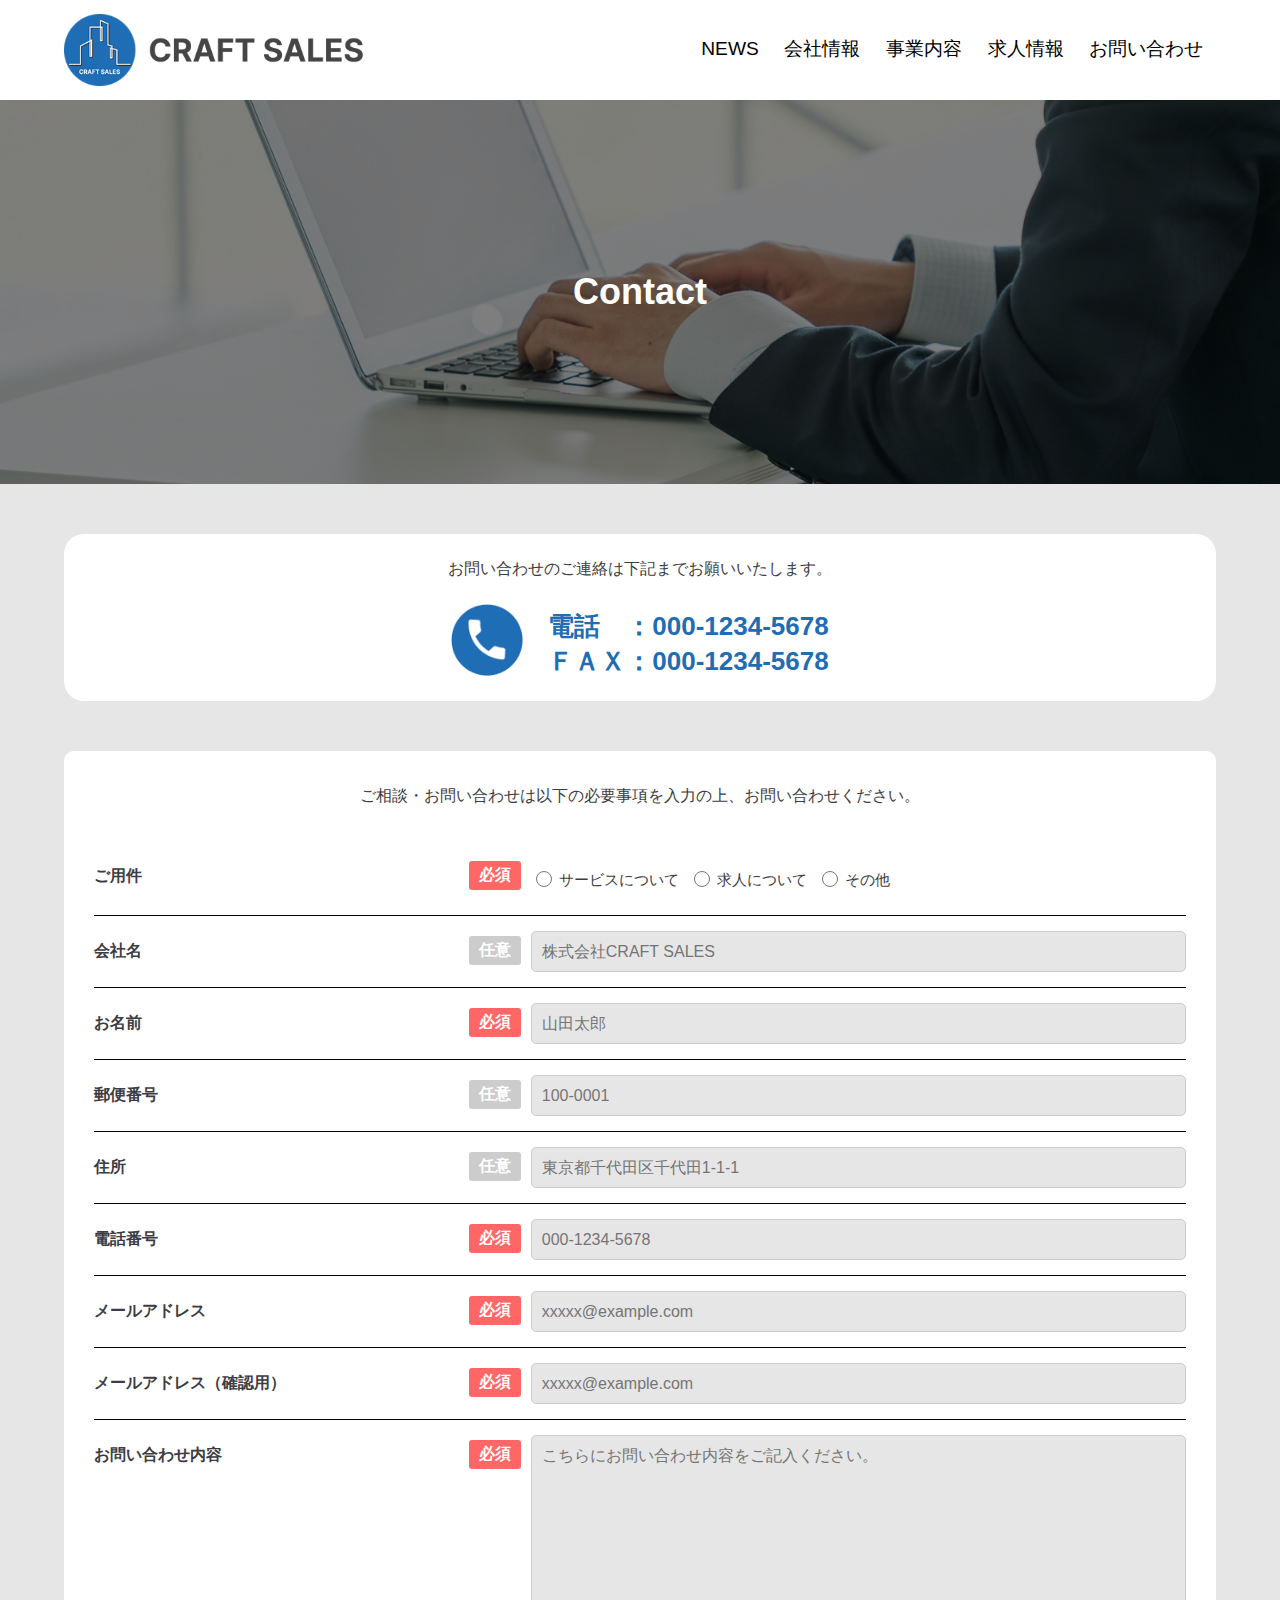
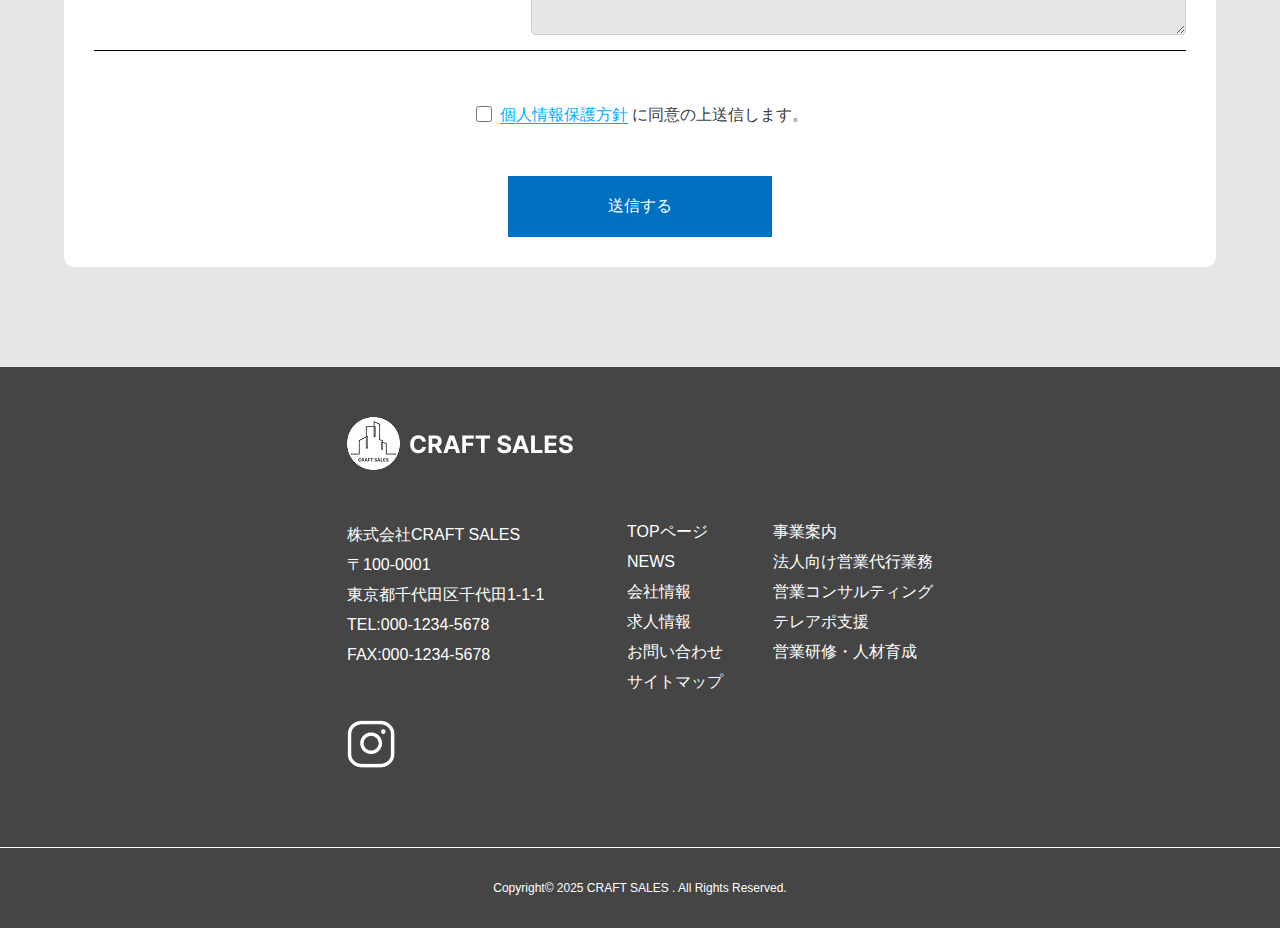
<file: src/contact.html>
<!DOCTYPE html>
<html lang="ja">
<head>
	<meta charset="utf-8">
	<meta name="viewport" content="width=device-width, initial-scale=1">
	<meta name="keywords" content="">
	<meta name="description" content="">
	<meta name="format-detection" content="telephone=no">
	<title>株式会社CRAFT SALES｜お問い合わせ</title>
	<!--[if lt IE 9]>
	<script src="http://html5shiv.googlecode.com/svn/trunk/html5.js"></script>
	<![endif]-->
	<link rel="shortcut icon" href="favicon.ico">
	<link rel="stylesheet" href="style.css">
	<script src="./js/jquery-3.3.1.js"></script>
	<script src="./js/jquery-3.3.1.min.js"></script>
	<script src="./js/main.js"></script>
</head>
<body>
	<main>
		<!--　ヘッター　-->
		<header>
			<div class="header_menu flex">
				<h1 class="logo">
					<div class="logo_main">
						<a href="index.html">
						<h1><img src="img/logo01.png" width="420" height="100" alt=""/></h1>
						</a>
					</div>
				</h1>
				<nav class="nav_pc">
					<ul class="flex">
						<li><a href="news.html"><p>NEWS</p></a></li>
						<li><a href="company.html"><p>会社情報</p></a></li>
						<li><a href="business.html"><p>事業内容</p></a></li>
						<li><a href="recruit.html"><p>求人情報</p></a></li>
						<li><a href="contact.html"><p>お問い合わせ</p></a></li>
					</ul>
				</nav>
				<div class="header_sp">
					<div class="hamburger">
						<span></span>
						<span></span>
						<span></span>
					</div>
					<nav class="nav_sp">
						<ul>
							<li><a href="index.html"><p>TOPページ</p></a></li>
							<li><a href="news.html"><p>NEWS</p></a></li>
							<li><a href="company.html"><p>会社情報</p></a></li>
							<li><a href="recruit.html"><p>求人情報</p></a></li>
							<li><a href="contact.html"><p>お問い合わせ</p></a></li>
							<li><a href="sitemap.html"><p>サイトマップ</p></a></li>
							<li><a href="business.html"><p>事業内容</p></a></li>
							<li><a href="business.html#biz_sec02-1"><p>法人向け営業代行業務</p></a></li>
							<li><a href="business.html#biz_sec02-2"><p>営業コンサルティング</p></a></li>
							<li><a href="business.html#biz_sec02-3"><p>テレアポ支援</p></a></li>
							<li><a href="business.html#biz_sec02-4"><p>営業研修・人材育成</p></a></li>
						</ul>
					</nav>
				</div>
			</div>
		</header>
		
		<div class="header_top bold button01">
			<a href="#">
				<p> ＞ </p>
			</a>
		</div>
		
		<section id="con_FV" class="FV_2">
			<div class="text">
				<h2>Contact</h2>
			</div>
		</section>

		<section id="con_sec01">
			<div class="con_box">
				<p class="message">お問い合わせのご連絡は<br class="pc_none">下記までお願いいたします。</p>
				<div class="con_call flex">
					<div class="img">
	    	    		<img src="img/contact_img01.png" width="89" height="89" alt=""/>
					</div>
					<div class="text">
						<p>電話　：000-1234-5678<br>ＦＡＸ：000-1234-5678</p>
					</div>
				</div>
			</div>
			<div class="con_box">
				<form class="contact-form" id="contactForm">
					<p class="con_p01">ご相談・お問い合わせは以下の必要事項を入力の上、お問い合わせください。</p>
					<div class="form-group radio-group flex_s">
						<label>ご用件 <span class="required">必須</span></label>
						<label><input type="radio" name="subject" required> サービスについて</label>
						<label><input type="radio" name="subject"> 求人について</label>
						<label><input type="radio" name="subject"> その他</label>
					</div>

					<div class="form-group flex_s">
						<label>会社名 <span class="optional">任意</span></label>
						<input type="text" placeholder="株式会社CRAFT SALES">
					</div>

					<div class="form-group flex_s">
						<label>お名前 <span class="required">必須</span></label>
						<input type="text" required placeholder="山田太郎">
					</div>

					<div class="form-group flex_s">
						<label>郵便番号 <span class="optional">任意</span></label>
						<input type="text" placeholder="100-0001">
					</div>

					<div class="form-group flex_s">
						<label>住所 <span class="optional">任意</span></label>
						<input type="text" placeholder="東京都千代田区千代田1-1-1">
					</div>

					<div class="form-group flex_s">
						<label>電話番号 <span class="required">必須</span></label>
						<input type="text" required placeholder="000-1234-5678">
					</div>

					<div class="form-group flex_s">
						<label>メールアドレス <span class="required">必須</span></label>
						<input type="email" required placeholder="xxxxx@example.com">
					</div>

					<div class="form-group flex_s">
						<label>メールアドレス（確認用） <span class="required">必須</span></label>
						<input type="email" required placeholder="xxxxx@example.com">
					</div>

					<div class="form-group flex_s">
						<label>お問い合わせ内容 <span class="required">必須</span></label>
						<textarea required placeholder="こちらにお問い合わせ内容をご記入ください。"></textarea>
					</div>

					<div class="checkbox-group">
						<label><input type="checkbox" required> <a href="#" class="check_a">個人情報保護方針</a> に同意の上<br class="pc_none">送信します。</label>
					</div>

					<button type="submit" class="submit-btn">送信する</button>
				</form>
			</div>
		</section>
	
	  	<footer>
			<div class="top flex_s">
				<div class="menu">
					<div class="logo_main">
						<img src="img/logo02.png" width="270" height="53" alt=""/> 
					</div>
					<p>
					株式会社CRAFT SALES<br>
					〒100-0001<br>
					東京都千代田区千代田1-1-1<br>
					TEL:000-1234-5678<br>
					FAX:000-1234-5678
					</p>
					<div class="button_icon">
						<a href="index.html">
							<img src="img/icon01.png" width="48" height="48" alt=""/>
						</a>
					</div>
				</div>
				<div class="wid02 flex">
					<div class="wid03">
						<a href="index.html"><p>TOPページ</p></a>
						<a href="news.html"><p>NEWS</p></a>
						<a href="company.html"><p>会社情報</p></a>
						<a href="recruit.html"><p>求人情報</p></a>
						<a href="contact.html"><p>お問い合わせ</p></a>
						<a href="sitemap.html"><p>サイトマップ</p></a>
					</div>
					<div class="wid03">
						<a href="business.html"><p>事業案内</p></a>
						<a href="business.html#biz_sec02-1"><p>法人向け営業代行業務</p></a>
						<a href="business.html#biz_sec02-2"><p>営業コンサルティング</p></a>
						<a href="business.html#biz_sec02-3"><p>テレアポ支援</p></a>
						<a href="business.html#biz_sec02-4"><p>営業研修・人材育成</p></a>
					</div>
				</div>
			</div>
			<div class="copy">
				<div id="copyright"><p>Copyright© 2025 CRAFT SALES . All Rights Reserved. </p></div>
			</div>
		</footer>
		
	</main>
	<script>
	// フォームの送信イベントをキャッチ
	document.getElementById('contactForm').addEventListener('submit', function(e) {
		e.preventDefault(); // デフォルトの送信を止める

		// フォームバリデーション
		if (this.checkValidity()) {
			// バリデーションOKならthanks_page.htmlに遷移
			window.location.href = 'thanks_page.html';
		} else {
			// バリデーションNGなら標準のエラーを出す
			this.reportValidity();
		}
	});
</script>
</body>
</html>
</file>
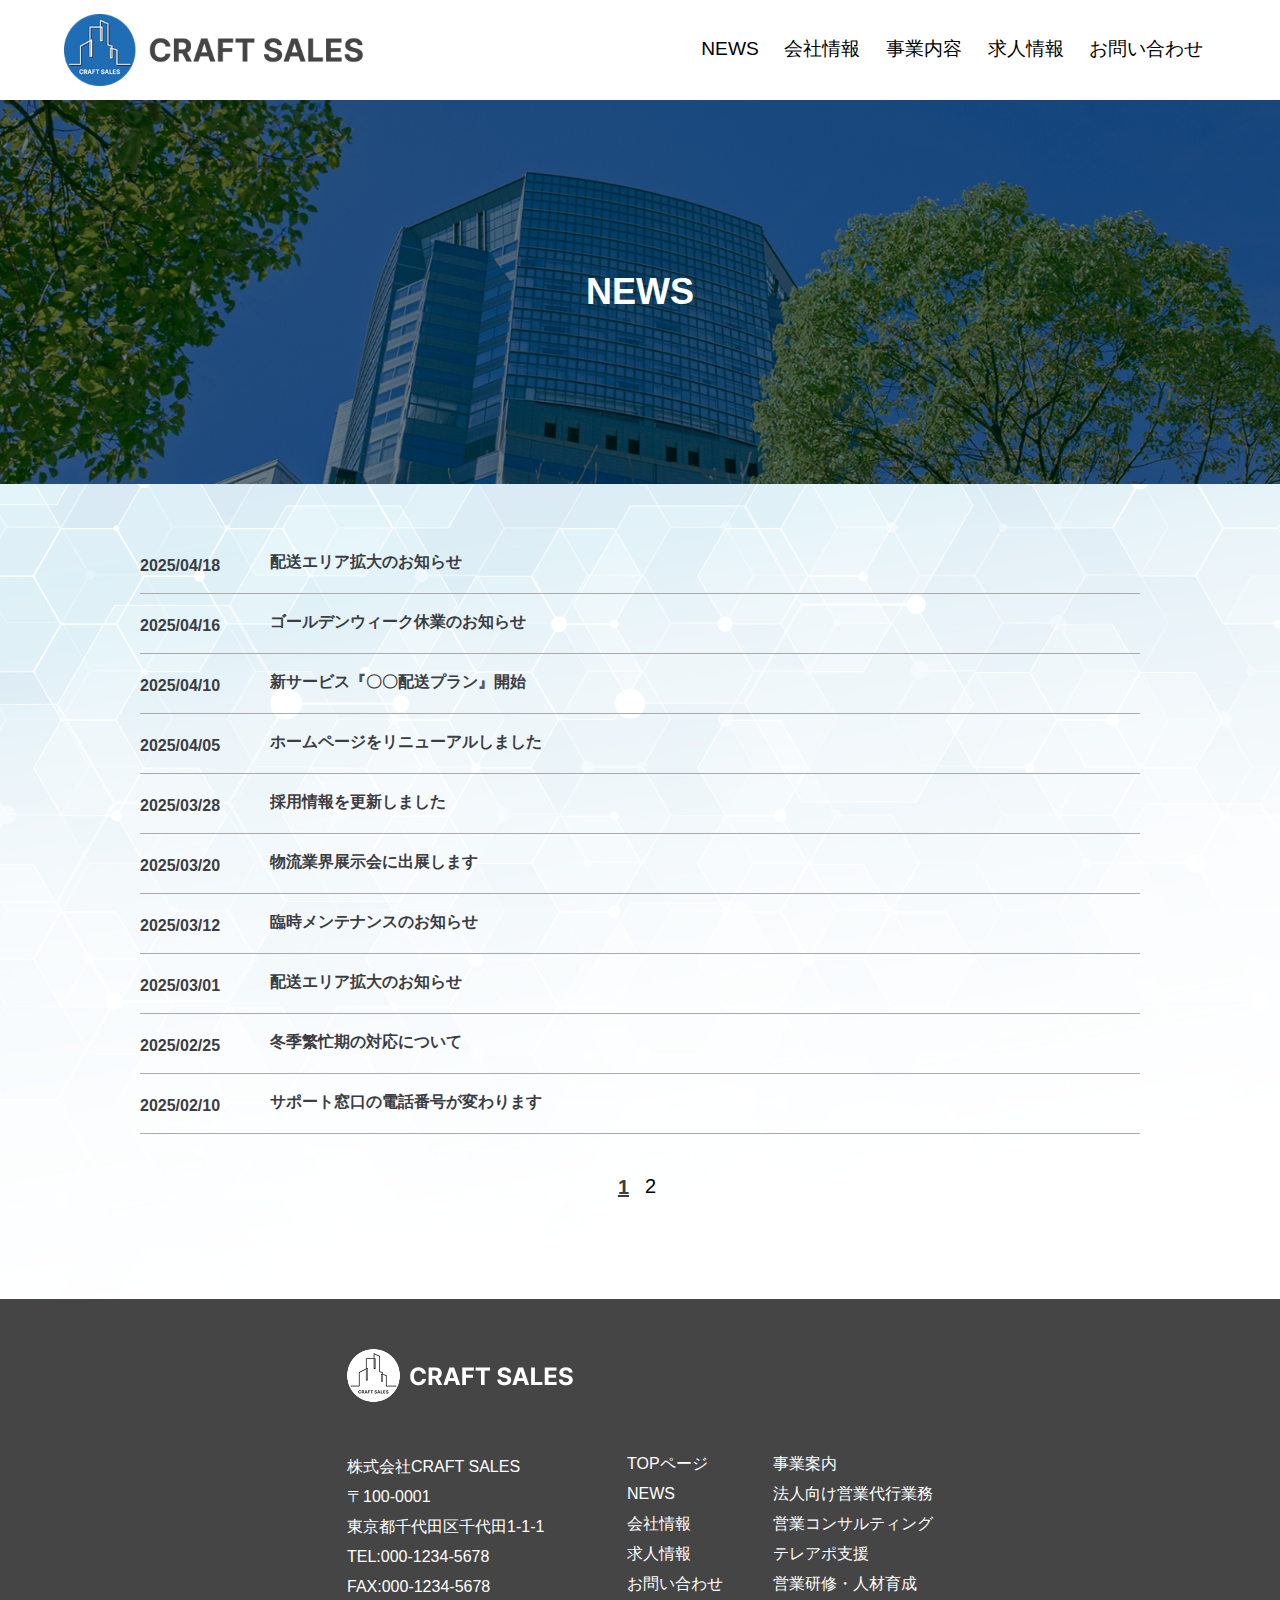
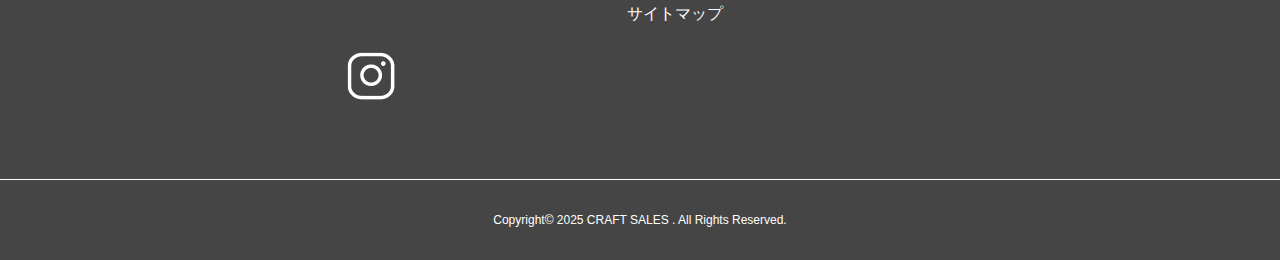
<file: src/news.html>
<!DOCTYPE html>
<html lang="ja">
<head>
	<meta charset="utf-8">
	<meta name="viewport" content="width=device-width, initial-scale=1">
	<meta name="keywords" content="">
	<meta name="description" content="">
	<meta name="format-detection" content="telephone=no">
	<title>株式会社CRAFT SALES｜TOP</title>
	<!--[if lt IE 9]>
	<script src="http://html5shiv.googlecode.com/svn/trunk/html5.js"></script>
	<![endif]-->
	<link rel="shortcut icon" href="favicon.ico">
	<link rel="stylesheet" href="style.css">
	<script src="./js/jquery-3.3.1.js"></script>
	<script src="./js/jquery-3.3.1.min.js"></script>
	<script src="./js/main.js"></script>
</head>
<body>
	<main>
		<!--　ヘッター　-->
		<header>
			<div class="header_menu flex">
				<h1 class="logo">
					<div class="logo_main">
						<a href="index.html">
						<h1><img src="img/logo01.png" width="420" height="100" alt=""/></h1>
						</a>
					</div>
				</h1>
				<nav class="nav_pc">
					<ul class="flex">
						<li><a href="news.html"><p>NEWS</p></a></li>
						<li><a href="company.html"><p>会社情報</p></a></li>
						<li><a href="business.html"><p>事業内容</p></a></li>
						<li><a href="recruit.html"><p>求人情報</p></a></li>
						<li><a href="contact.html"><p>お問い合わせ</p></a></li>
					</ul>
				</nav>
				<div class="header_sp">
					<div class="hamburger">
						<span></span>
						<span></span>
						<span></span>
					</div>
					<nav class="nav_sp">
						<ul>
							<li><a href="index.html"><p>TOPページ</p></a></li>
							<li><a href="news.html"><p>NEWS</p></a></li>
							<li><a href="company.html"><p>会社情報</p></a></li>
							<li><a href="recruit.html"><p>求人情報</p></a></li>
							<li><a href="contact.html"><p>お問い合わせ</p></a></li>
							<li><a href="sitemap.html"><p>サイトマップ</p></a></li>
							<li><a href="business.html"><p>事業内容</p></a></li>
							<li><a href="business.html#biz_sec02-1"><p>法人向け営業代行業務</p></a></li>
							<li><a href="business.html#biz_sec02-2"><p>営業コンサルティング</p></a></li>
							<li><a href="business.html#biz_sec02-3"><p>テレアポ支援</p></a></li>
							<li><a href="business.html#biz_sec02-4"><p>営業研修・人材育成</p></a></li>
						</ul>
					</nav>
				</div>
			</div>
		</header>
		
		<div class="header_top bold button01">
			<a href="#">
				<p> ＞ </p>
			</a>
		</div>
		
		<section id="new_FV" class="FV_2">
			<div class="text">
				<h2>NEWS</h2>
			</div>
		</section>
		<!--
		<section id="new_sec01">
			<div  class="sec_main">
				<div class="section_title">
					<h2>NEWS</h2>
				</div>
				<div class="sec05">
					<div class="sec05_news">
						<a href="#" class="flex">
							<p class="sec05_p01">2025/04/16</p>
							<p class="sec05_p02">お知らせ内容</p>
							<p class="sec05_p03">＞</p>
						</a>
					</div>
					<div class="sec05_news">
						<a href="#" class="flex">
							<p class="sec05_p01">2025/04/16</p>
							<p class="sec05_p02">お知らせ内容</p>
							<p class="sec05_p03">＞</p>
						</a>
					</div>
					<div class="sec05_news">
						<a href="#" class="flex">
							<p class="sec05_p01">2025/04/16</p>
							<p class="sec05_p02">お知らせ内容</p>
							<p class="sec05_p03">＞</p>
						</a>
					</div>
				</div>
				<div class="button">
					<a href="index.html#top_sec05">
						<p class="button-text">一覧を見る　＞</p>
					</a>
				</div>
			</div>
		</section>-->
		
		<section id="new_sec01" >
			<div class="news-list" id="newsList">
			<!-- JavaScriptで挿入 -->
			</div>

			<div class="pagination" id="pagination">
			<!-- JavaScriptで挿入 -->
			</div>
		</section>

		<script>
		const newsData = [
			{ date: "2025/04/18", content: "配送エリア拡大のお知らせ", url: "news/news11.html" },
			{ date: "2025/04/16", content: "ゴールデンウィーク休業のお知らせ", url: "news/news10.html" },
			{ date: "2025/04/10", content: "新サービス『〇〇配送プラン』開始", url: "news/news09.html" },
			{ date: "2025/04/05", content: "ホームページをリニューアルしました", url: "news/news08.html" },
			{ date: "2025/03/28", content: "採用情報を更新しました", url: "news/news07.html" },
			{ date: "2025/03/20", content: "物流業界展示会に出展します", url: "news/news06.html" },
			{ date: "2025/03/12", content: "臨時メンテナンスのお知らせ", url: "news/news05.html" },
			{ date: "2025/03/01", content: "配送エリア拡大のお知らせ", url: "news/news04.html" },
			{ date: "2025/02/25", content: "冬季繁忙期の対応について", url: "news/news03.html" },
			{ date: "2025/02/10", content: "サポート窓口の電話番号が変わります", url: "news/news02.html" },
			{ date: "2025/01/30", content: "年末年始休業のお知らせ", url: "news/news01.html" }
		];

		const itemsPerPage = 10;
		const totalPages = Math.ceil(newsData.length / itemsPerPage);
		const newsList = document.getElementById("newsList");
		const pagination = document.getElementById("pagination");

		function renderPage(page) {
		  // ニュースを表示
		  const start = (page - 1) * itemsPerPage;
		  const end = start + itemsPerPage;
		  const items = newsData.slice(start, end);

			
		newsList.innerHTML = items.map(item => `
		  <div class="news-item">
			<a href="${item.url}" style="display: flex; justify-content: space-between; text-decoration: none; color: inherit;">
			  <div>${item.date}</div>
			  <div>${item.content}</div>
			</a>
		  </div>
		`).join("");

		  // ページネーションを表示
		  let paginationHTML = "";
		  for (let i = 1; i <= totalPages; i++) {
			if (i === page) {
			  paginationHTML += `<span class="active">${i}</span>`;
			} else if (i <= 3 || i > totalPages - 1 || Math.abs(page - i) <= 1) {
			  paginationHTML += `<button onclick="renderPage(${i})">${i}</button>`;
			} else if (!paginationHTML.endsWith("…")) {
			  paginationHTML += `<span>…</span>`;
			}
		  }
		  pagination.innerHTML = paginationHTML;
		}

		// 初期表示
		renderPage(1);
		</script>
	
	  	<footer>
			<div class="top flex_s">
				<div class="menu">
					<div class="logo_main">
						<img src="img/logo02.png" width="270" height="53" alt=""/> 
					</div>
					<p>
					株式会社CRAFT SALES<br>
					〒100-0001<br>
					東京都千代田区千代田1-1-1<br>
					TEL:000-1234-5678<br>
					FAX:000-1234-5678
					</p>
					<div class="button_icon">
						<a href="index.html">
							<img src="img/icon01.png" width="48" height="48" alt=""/>
						</a>
					</div>
				</div>
				<div class="wid02 flex">
					<div class="wid03">
						<a href="index.html"><p>TOPページ</p></a>
						<a href="news.html"><p>NEWS</p></a>
						<a href="company.html"><p>会社情報</p></a>
						<a href="recruit.html"><p>求人情報</p></a>
						<a href="contact.html"><p>お問い合わせ</p></a>
						<a href="sitemap.html"><p>サイトマップ</p></a>
					</div>
					<div class="wid03">
						<a href="business.html"><p>事業案内</p></a>
						<a href="business.html#biz_sec02-1"><p>法人向け営業代行業務</p></a>
						<a href="business.html#biz_sec02-2"><p>営業コンサルティング</p></a>
						<a href="business.html#biz_sec02-3"><p>テレアポ支援</p></a>
						<a href="business.html#biz_sec02-4"><p>営業研修・人材育成</p></a>
					</div>
				</div>
			</div>
			<div class="copy">
				<div id="copyright"><p>Copyright© 2025 CRAFT SALES . All Rights Reserved. </p></div>
			</div>
		</footer>
		
	</main>
	
</body>
</html>
</file>
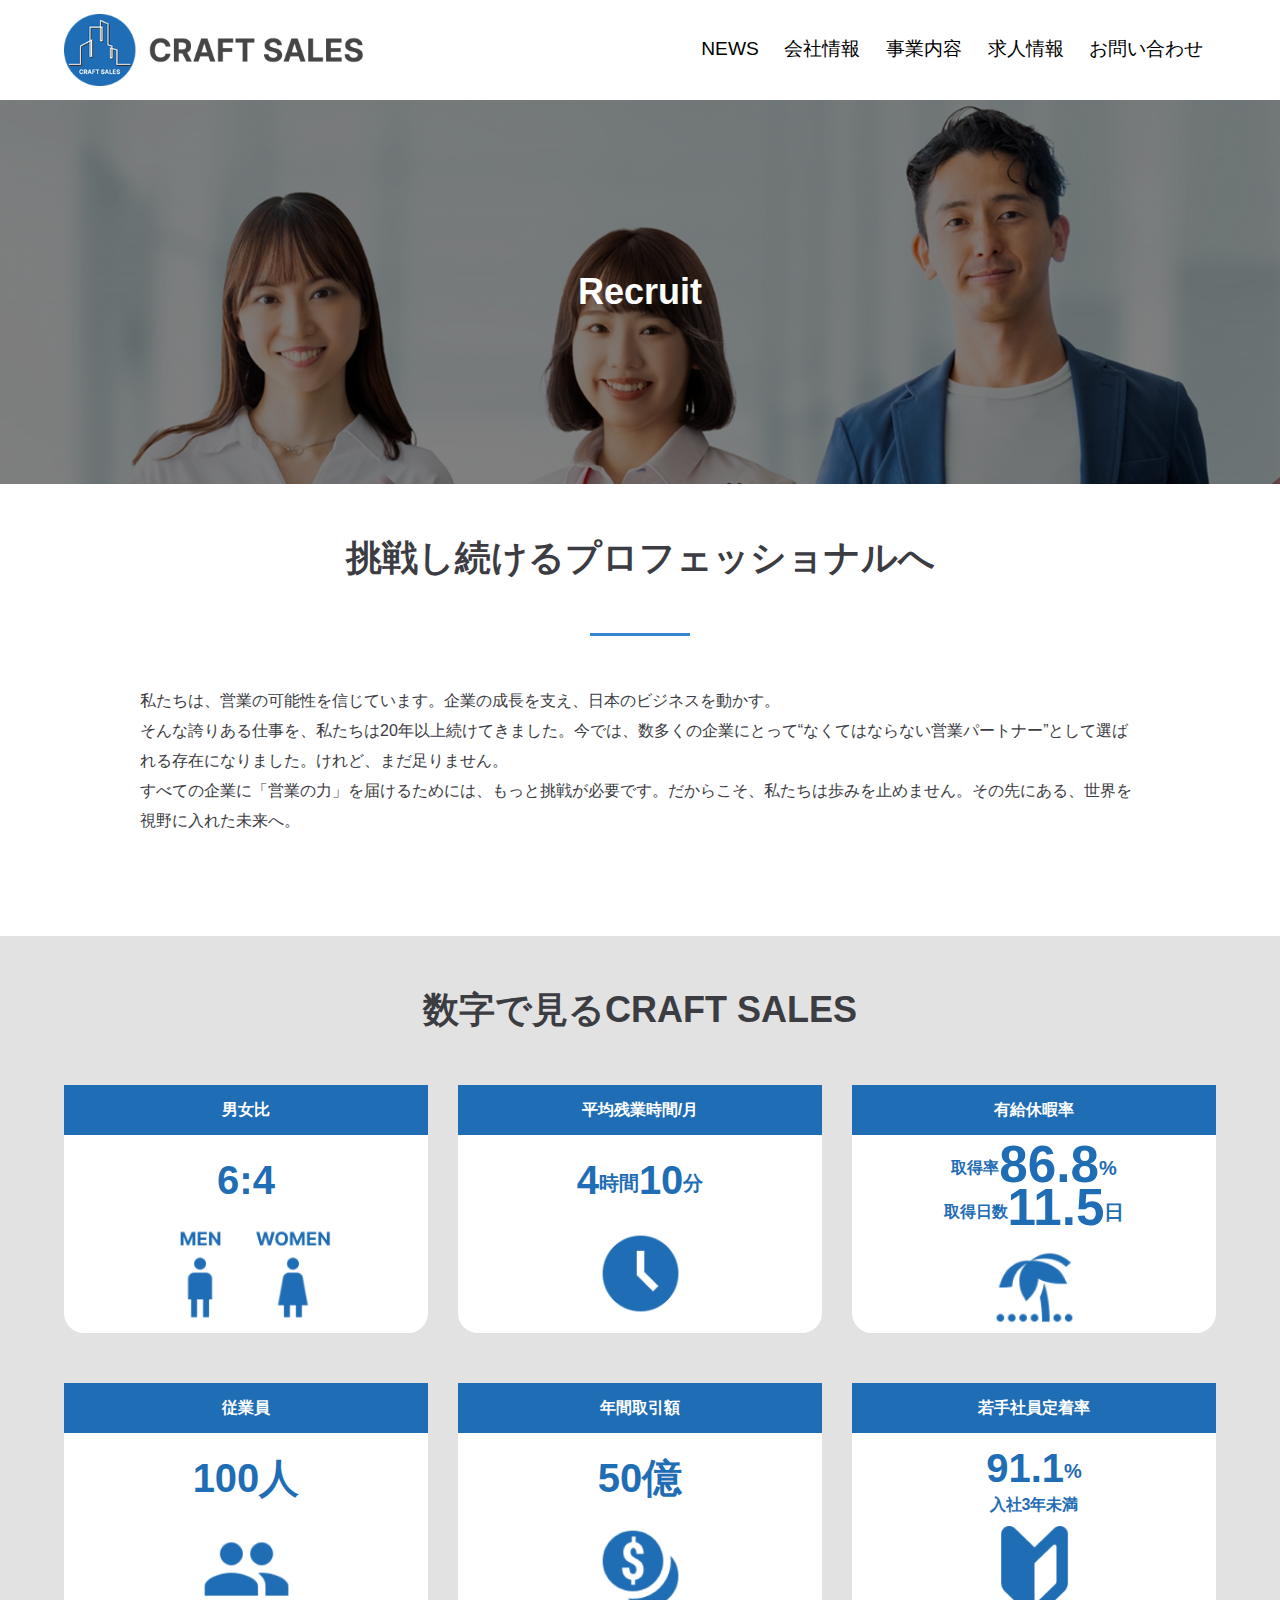
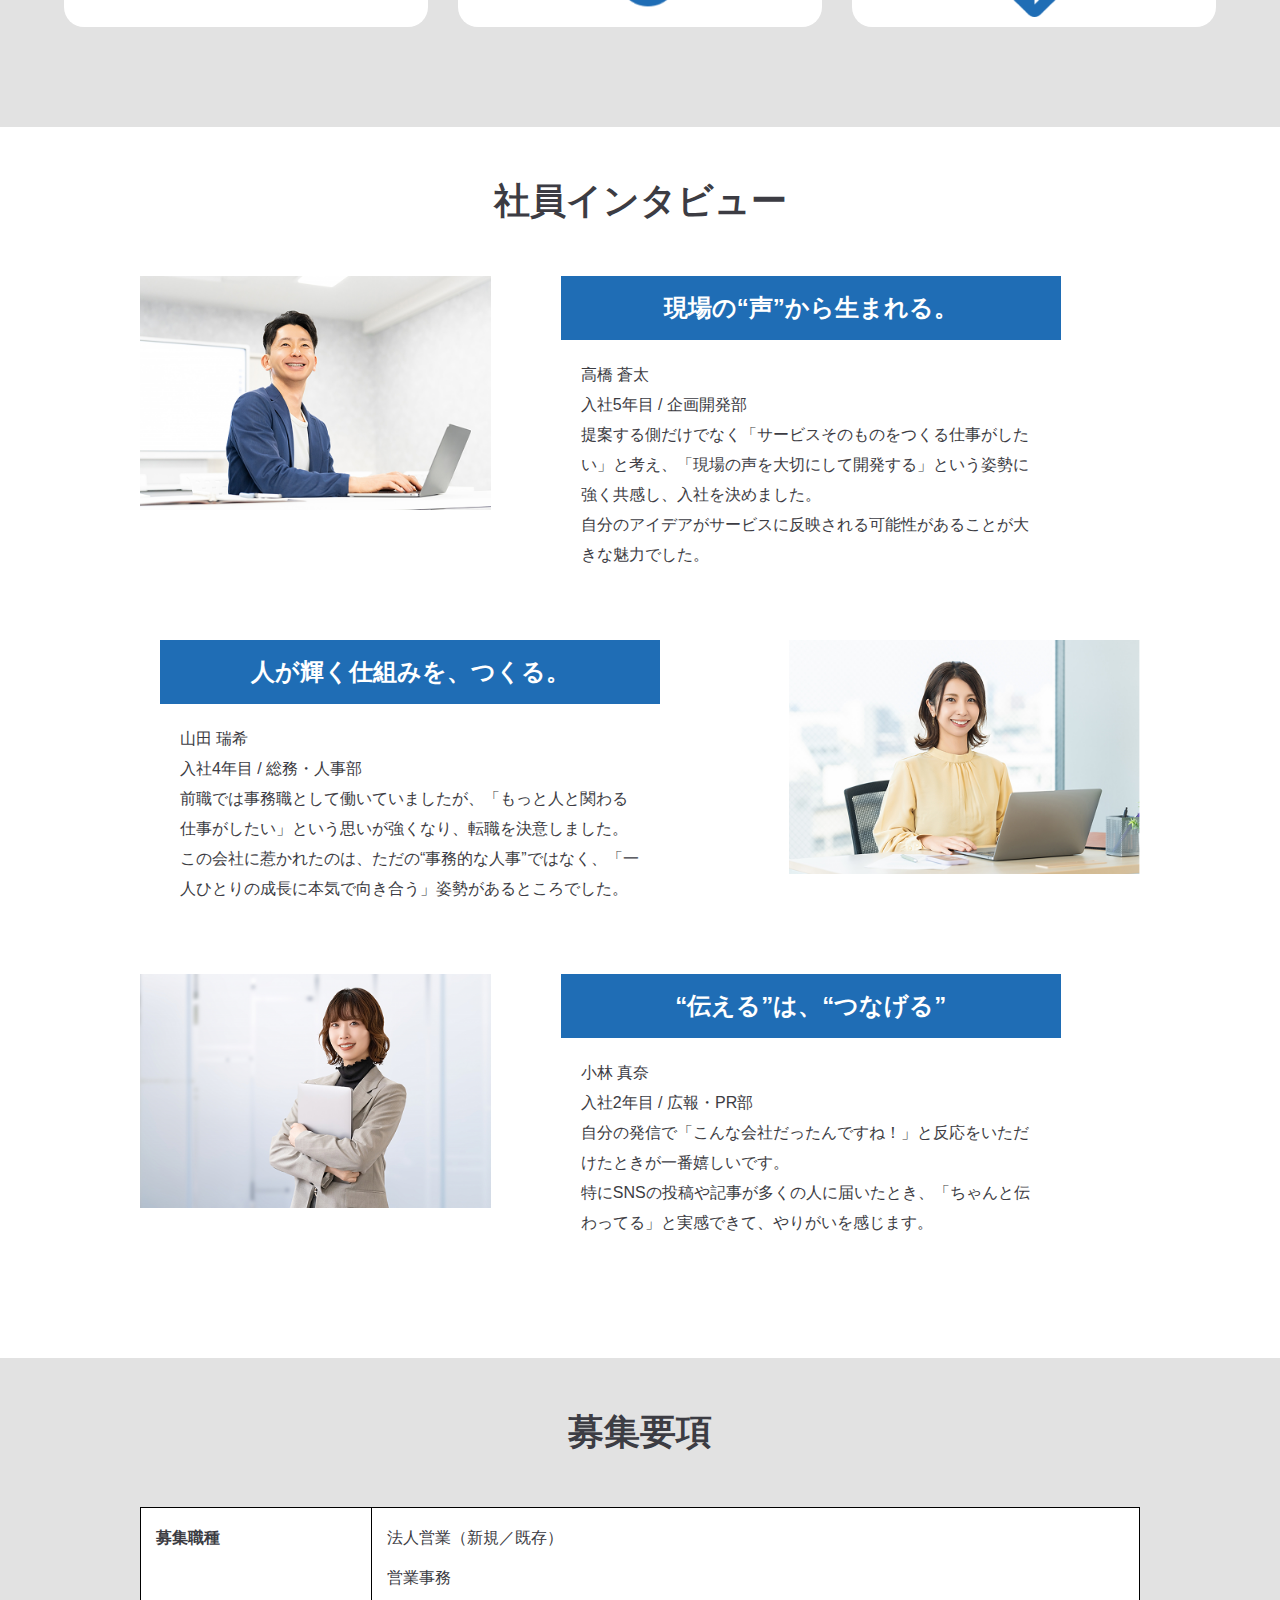
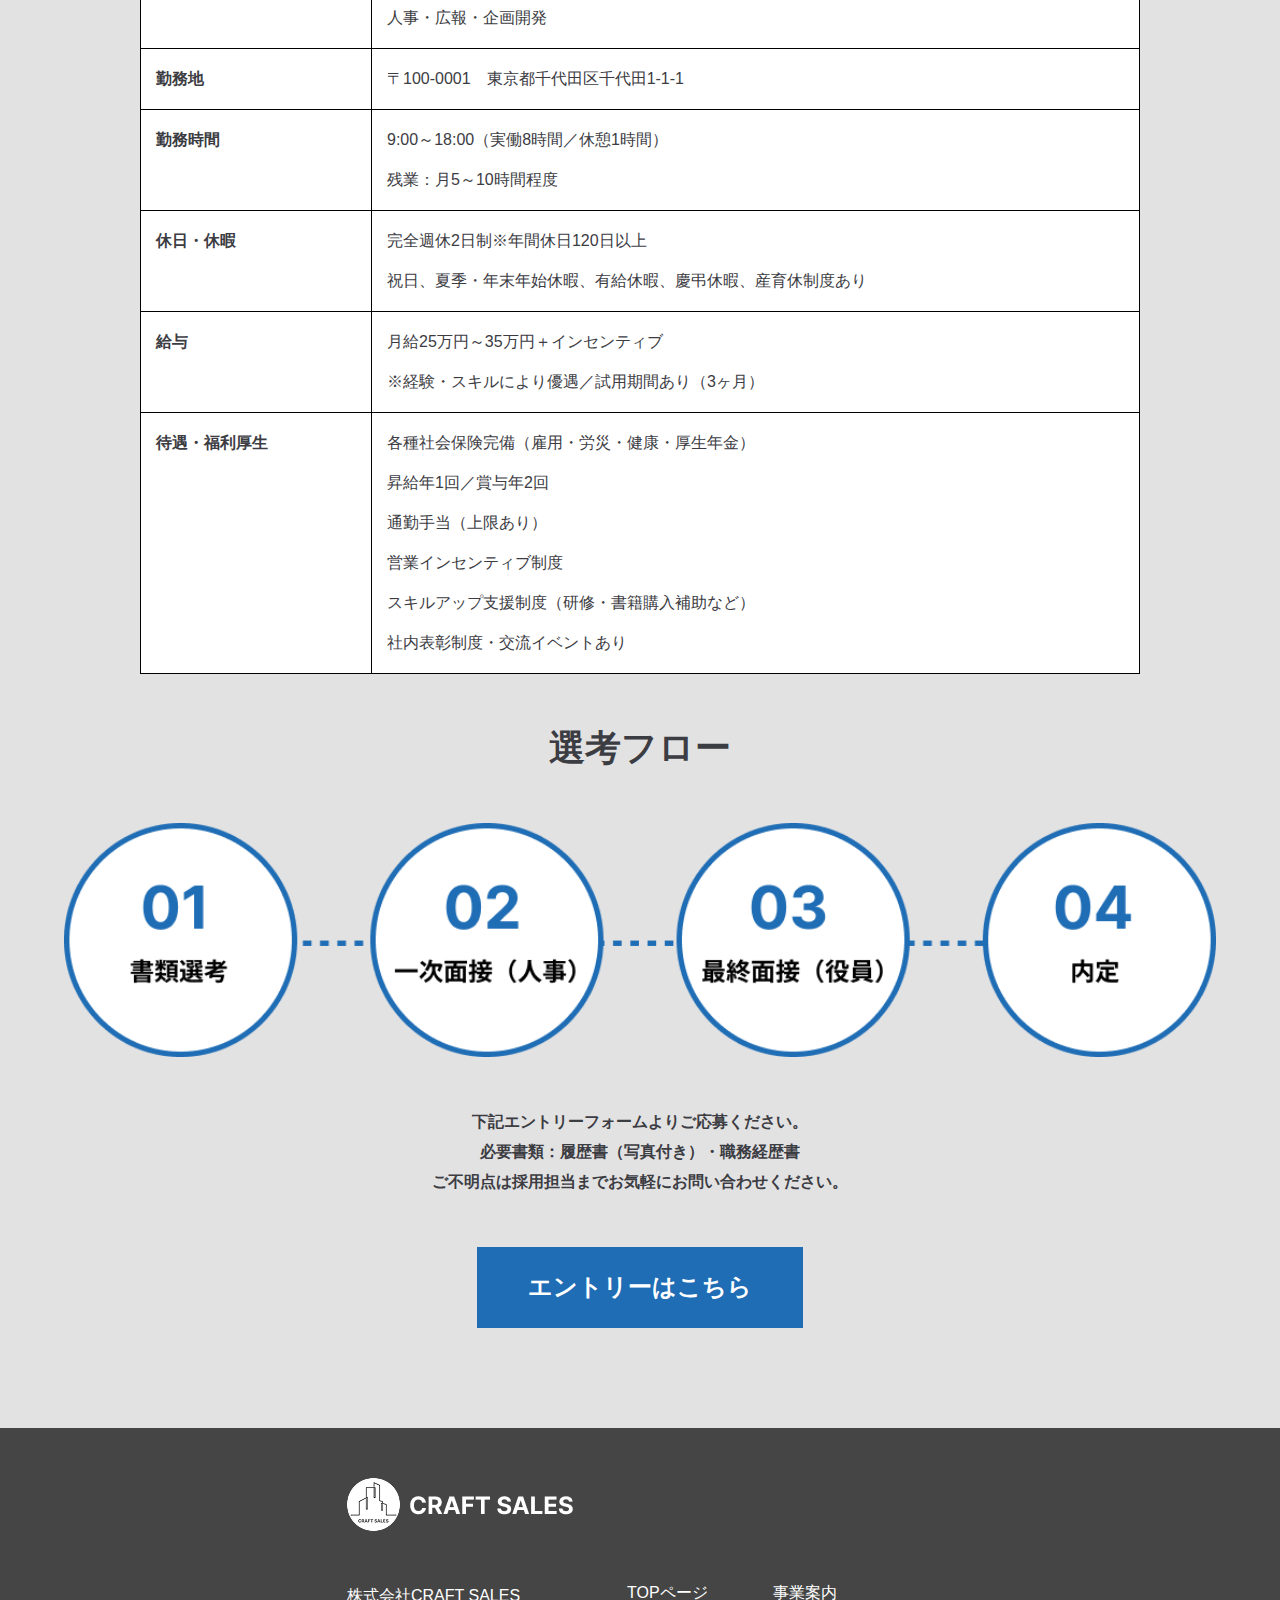
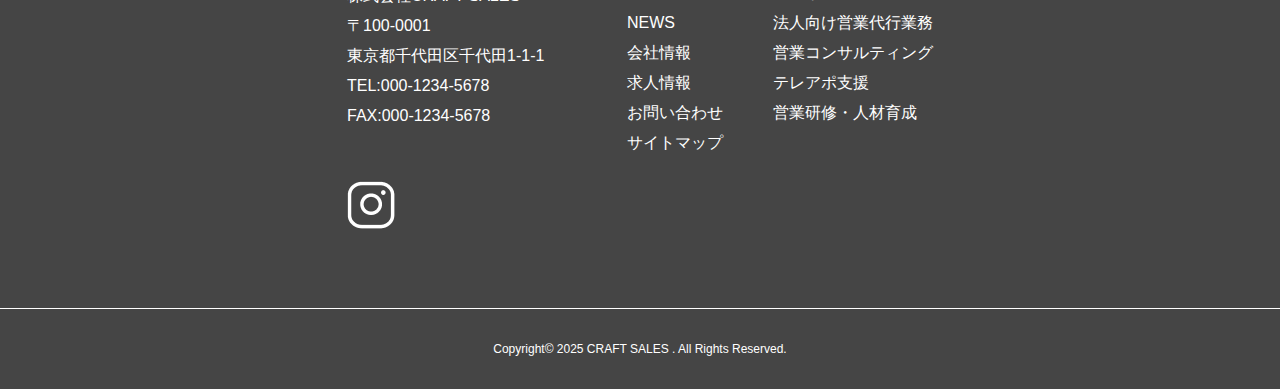
<file: src/recruit.html>
<!DOCTYPE html>
<html lang="ja">
<head>
	<meta charset="utf-8">
	<meta name="viewport" content="width=device-width, initial-scale=1">
	<meta name="keywords" content="">
	<meta name="description" content="">
	<meta name="format-detection" content="telephone=no">
	<title>株式会社CRAFT SALES｜求人情報</title>
	<!--[if lt IE 9]>
	<script src="http://html5shiv.googlecode.com/svn/trunk/html5.js"></script>
	<![endif]-->
	<link rel="shortcut icon" href="favicon.ico">
	<link rel="stylesheet" href="style.css">
	<script src="./js/jquery-3.3.1.js"></script>
	<script src="./js/jquery-3.3.1.min.js"></script>
	<script src="./js/main.js"></script>
</head>
<body>
	<main>
		<!--　ヘッター　-->
		<header>
			<div class="header_menu flex">
				<h1 class="logo">
					<div class="logo_main">
						<a href="index.html">
						<h1><img src="img/logo01.png" width="420" height="100" alt=""/></h1>
						</a>
					</div>
				</h1>
				<nav class="nav_pc">
					<ul class="flex">
						<li><a href="news.html"><p>NEWS</p></a></li>
						<li><a href="company.html"><p>会社情報</p></a></li>
						<li><a href="business.html"><p>事業内容</p></a></li>
						<li><a href="recruit.html"><p>求人情報</p></a></li>
						<li><a href="contact.html"><p>お問い合わせ</p></a></li>
					</ul>
				</nav>
				<div class="header_sp">
					<div class="hamburger">
						<span></span>
						<span></span>
						<span></span>
					</div>
					<nav class="nav_sp">
						<ul>
							<li><a href="index.html"><p>TOPページ</p></a></li>
							<li><a href="news.html"><p>NEWS</p></a></li>
							<li><a href="company.html"><p>会社情報</p></a></li>
							<li><a href="recruit.html"><p>求人情報</p></a></li>
							<li><a href="contact.html"><p>お問い合わせ</p></a></li>
							<li><a href="sitemap.html"><p>サイトマップ</p></a></li>
							<li><a href="business.html"><p>事業内容</p></a></li>
							<li><a href="business.html#biz_sec02-1"><p>法人向け営業代行業務</p></a></li>
							<li><a href="business.html#biz_sec02-2"><p>営業コンサルティング</p></a></li>
							<li><a href="business.html#biz_sec02-3"><p>テレアポ支援</p></a></li>
							<li><a href="business.html#biz_sec02-4"><p>営業研修・人材育成</p></a></li>
						</ul>
					</nav>
				</div>
			</div>
		</header>
		
		<div class="header_top bold button01">
			<a href="#">
				<p> ＞ </p>
			</a>
		</div>
		
		<section id="rec_FV" class="FV_2">
			<div class="text">
				<h2>Recruit</h2>
			</div>
		</section>

		<section id="rec_sec01">
			<div class="section_title">
				<h2>挑戦し続ける<br class="pc_none">プロフェッショナルへ</h2>
			</div>
			<div class="blue_line"></div>
			<div class="sec_main">
				<div class="text">
					<p>私たちは、営業の可能性を信じています。企業の成長を支え、日本のビジネスを動かす。<br>そんな誇りある仕事を、私たちは20年以上続けてきました。今では、数多くの企業にとって“なくてはならない営業パートナー”として選ばれる存在になりました。けれど、まだ足りません。<br>すべての企業に「営業の力」を届けるためには、もっと挑戦が必要です。だからこそ、私たちは歩みを止めません。その先にある、世界を視野に入れた未来へ。</p>
				</div>
			</div>
		</section>
		
		<section id="rec_sec02">
			<div class="section_title">
				<h2>数字で見るCRAFT SALES</h2>
			</div>
			<div class="sec_main flex">
				<div class="box">
					<div class="title">
						<p>男女比</p>
					</div>
					<p class="text">6:4</p>
					<div class="img1">
				   		<img src="img/recruit_icon01.png" width="196" height="107" alt=""/>
					</div>
				</div>
				<div class="box">
					<div class="title">
						<p>平均残業時間/月</p>
					</div>
					<p class="text">4<span class="font_t">時間</span>10<span class="font_t">分</span></p>
					<div class="img">
		   		    	<img src="img/recruit_icon02.png" width="96" height="96" alt=""/>
					</div>
				</div>
				<div class="box">
					<div class="title">
						<p>有給休暇率</p>
					</div>
					<p class="text1"><span class="font_s">取得率</span>86.8<span class="font_t">%</span><br><span class="font_s">取得日数</span>11.5<span class="font_t">日</span></p>
					<div class="img">
		   		    	<img src="img/recruit_icon03.png" width="103" height="103" alt=""/>
					</div>
				</div>
			</div>
			<div class="sec_main flex">
				<div class="box">
					<div class="title">
						<p>従業員</p>
					</div>
					<p class="text">100人</p>
					<div class="img">
		   		    	<img src="img/recruit_icon04.png" width="109" height="110" alt=""/>
					</div>
				</div>
				<div class="box">
					<div class="title">
						<p>年間取引額</p>
					</div>
					<p class="text">50億</p>
					<div class="img">
		   		    	<img src="img/recruit_icon05.png" width="117" height="117" alt=""/>
					</div>
				</div>
				<div class="box">
					<div class="title">
						<p>若手社員定着率</p>
					</div>
					<p class="text2">91.1<span class="font_t">%</span><br><span class="font_s">入社3年未満</span></p>
					<div class="img2">
		   		    	<img src="img/recruit_icon06.png" width="107" height="107" alt=""/>
					</div>
				</div>
			</div>
		</section>
		
		<section id="rec_sec02_sp">
			<div class="section_title">
				<h2>数字で見るCRAFT SALES</h2>
			</div>
			<div class="sec_main flex">
				<div class="box">
					<div class="title">
						<p>男女比</p>
					</div>
					<p class="text">6:4</p>
					<div class="img1">
				   		<img src="img/recruit_icon01.png" width="196" height="107" alt=""/>
					</div>
				</div>
				<div class="box">
					<div class="title">
						<p>平均残業時間/月</p>
					</div>
					<p class="text">4<span class="font_t">時間</span>10<span class="font_t">分</span></p>
					<div class="img">
		   		    	<img src="img/recruit_icon02.png" width="96" height="96" alt=""/>
					</div>
				</div>
			</div>
			<div class="sec_main flex">
				<div class="box">
					<div class="title">
						<p>有給休暇率</p>
					</div>
					<p class="text1"><span class="font_s">取得率</span>86.8<span class="font_t">%</span><br><span class="font_s">取得日数</span>11.5<span class="font_t">日</span></p>
					<div class="img">
		   		    	<img src="img/recruit_icon03.png" width="103" height="103" alt=""/>
					</div>
				</div>
				<div class="box">
					<div class="title">
						<p>従業員</p>
					</div>
					<p class="text">100人</p>
					<div class="img">
		   		    	<img src="img/recruit_icon04.png" width="109" height="110" alt=""/>
					</div>
				</div>
			</div>
			<div class="sec_main flex">
				<div class="box">
					<div class="title">
						<p>年間取引額</p>
					</div>
					<p class="text">50億</p>
					<div class="img">
		   		    	<img src="img/recruit_icon05.png" width="117" height="117" alt=""/>
					</div>
				</div>
				<div class="box">
					<div class="title">
						<p>若手社員定着率</p>
					</div>
					<p class="text2">91.1<span class="font_t">%</span><br><span class="font_s">入社3年未満</span></p>
					<div class="img2">
		   		    	<img src="img/recruit_icon06.png" width="107" height="107" alt=""/>
					</div>
				</div>
			</div>
		</section>
		
		<section id="rec_sec03">
			<div class="section_title">
				<h2>社員インタビュー</h2>
			</div>
			<div class="sec_main flex_s">
				<div class="img">
	    	    	<img src="img/recruit_img01.png" width="439" height="292" alt=""/>
				</div>
				<div class="text">
					<div class="tag">
						<h3>現場の“声”から生まれる。</h3>
						<p>高橋 蒼太<br>入社5年目 / 企画開発部<br>提案する側だけでなく「サービスそのものをつくる仕事がしたい」と考え、「現場の声を大切にして開発する」という姿勢に強く共感し、入社を決めました。<br>自分のアイデアがサービスに反映される可能性があることが大きな魅力でした。</p>
					</div>
				</div>
			</div>
			<div class="sec_main flex_s">
				<div class="img ord1">
   	    	    	<img src="img/recruit_img02.png" width="440" height="293" alt=""/>
				</div>
				<div class="text ord2">
					<div class="tag">
						<h3>人が輝く仕組みを、つくる。</h3>
						<p>山田 瑞希<br>
						入社4年目 / 総務・人事部<br>
						前職では事務職として働いていましたが、「もっと人と関わる仕事がしたい」という思いが強くなり、転職を決意しました。<br>この会社に惹かれたのは、ただの“事務的な人事”ではなく、「一人ひとりの成長に本気で向き合う」姿勢があるところでした。</p>
					</div>
				</div>
			</div>
			<div class="sec_main flex_s">
				<div class="img">
   	    	    	<img src="img/recruit_img03.png" width="439" height="292" alt=""/>
				</div>
				<div class="text">
					<div class="tag">
						<h3>“伝える”は、“つなげる”</h3>
						<p>小林 真奈<br>
						入社2年目 / 広報・PR部<br>
						自分の発信で「こんな会社だったんですね！」と反応をいただけたときが一番嬉しいです。<br>特にSNSの投稿や記事が多くの人に届いたとき、「ちゃんと伝わってる」と実感できて、やりがいを感じます。</p>
					</div>
				</div>
			</div>
		</section>
		
		<section id="rec_sec04">
			<div class="section_title t_left">
				<h2>募集要項</h2>
			</div>
			<div class="sec_main">
				<div class="text">
					<table class="company-profile">
						<tr>
							<th><p>募集職種</p></th>
							<td><p>法人営業（新規／既存）<br>
							営業事務<br>
							人事・広報・企画開発</p></td>
						</tr>
						<tr>
							<th><p>勤務地</p></th>
							<td><p>〒100-0001　<br class="pc_none">東京都千代田区千代田1-1-1</p></td>
						</tr>
						<tr>
							<th><p>勤務時間</p></th>
							<td><p>9:00～18:00<br class="pc_none">（実働8時間／休憩1時間）<br>
						  残業：月5～10時間程度</p></td>
						</tr>
						<tr>
							<th><p>休日・休暇</p></th>
							<td><p>完全週休2日制<br class="pc_none">※年間休日120日以上<br>
						  祝日、夏季・年末年始休暇、有給休暇、慶弔休暇、産育休制度あり</p></td>
						</tr>
						<tr>
							<th><p>給与</p></th>
							<td><p>月給25万円～35万円<br class="pc_none">＋インセンティブ<br>
						  ※経験・スキルにより優遇／試用期間あり（3ヶ月）</p></td>
						</tr>
						<tr>
							<th><p>待遇・福利厚生</p></th>
							<td><p>
							各種社会保険完備（雇用・労災・健康・厚生年金）<br>
							昇給年1回／賞与年2回<br>
							通勤手当（上限あり）<br>
							営業インセンティブ制度<br>
							スキルアップ支援制度（研修・書籍購入補助など）<br>
							社内表彰制度・交流イベントあり
						  </p></td>
						</tr>
					</table>
				</div>
				<div class="section_title t_left">
					<h2>選考フロー</h2>
				</div>
				<div>
			    	<img src="img/recruit_img04.png" width="1072" height="217" alt=""/>
				</div>
				<div class="text_n">
			    	<p>下記エントリーフォームよりご応募ください。<br>必要書類：履歴書（写真付き）・職務経歴書<br>ご不明点は採用担当までお気軽にお問い合わせください。</p>
				</div>
				<div class="button">
					<a href="contact.html">
						<p class="button-text">エントリーはこちら</p>
					</a>
				</div>
			</div>
		</section>
		
	
	  	<footer>
			<div class="top flex_s">
				<div class="menu">
					<div class="logo_main">
						<img src="img/logo02.png" width="270" height="53" alt=""/> 
					</div>
					<p>
					株式会社CRAFT SALES<br>
					〒100-0001<br>
					東京都千代田区千代田1-1-1<br>
					TEL:000-1234-5678<br>
					FAX:000-1234-5678
					</p>
					<div class="button_icon">
						<a href="index.html">
							<img src="img/icon01.png" width="48" height="48" alt=""/>
						</a>
					</div>
				</div>
				<div class="wid02 flex">
					<div class="wid03">
						<a href="index.html"><p>TOPページ</p></a>
						<a href="news.html"><p>NEWS</p></a>
						<a href="company.html"><p>会社情報</p></a>
						<a href="recruit.html"><p>求人情報</p></a>
						<a href="contact.html"><p>お問い合わせ</p></a>
						<a href="sitemap.html"><p>サイトマップ</p></a>
					</div>
					<div class="wid03">
						<a href="business.html"><p>事業案内</p></a>
						<a href="business.html#biz_sec02-1"><p>法人向け営業代行業務</p></a>
						<a href="business.html#biz_sec02-2"><p>営業コンサルティング</p></a>
						<a href="business.html#biz_sec02-3"><p>テレアポ支援</p></a>
						<a href="business.html#biz_sec02-4"><p>営業研修・人材育成</p></a>
					</div>
				</div>
			</div>
			<div class="copy">
				<div id="copyright"><p>Copyright© 2025 CRAFT SALES . All Rights Reserved. </p></div>
			</div>
		</footer>
		
	</main>
	
</body>
</html>
</file>
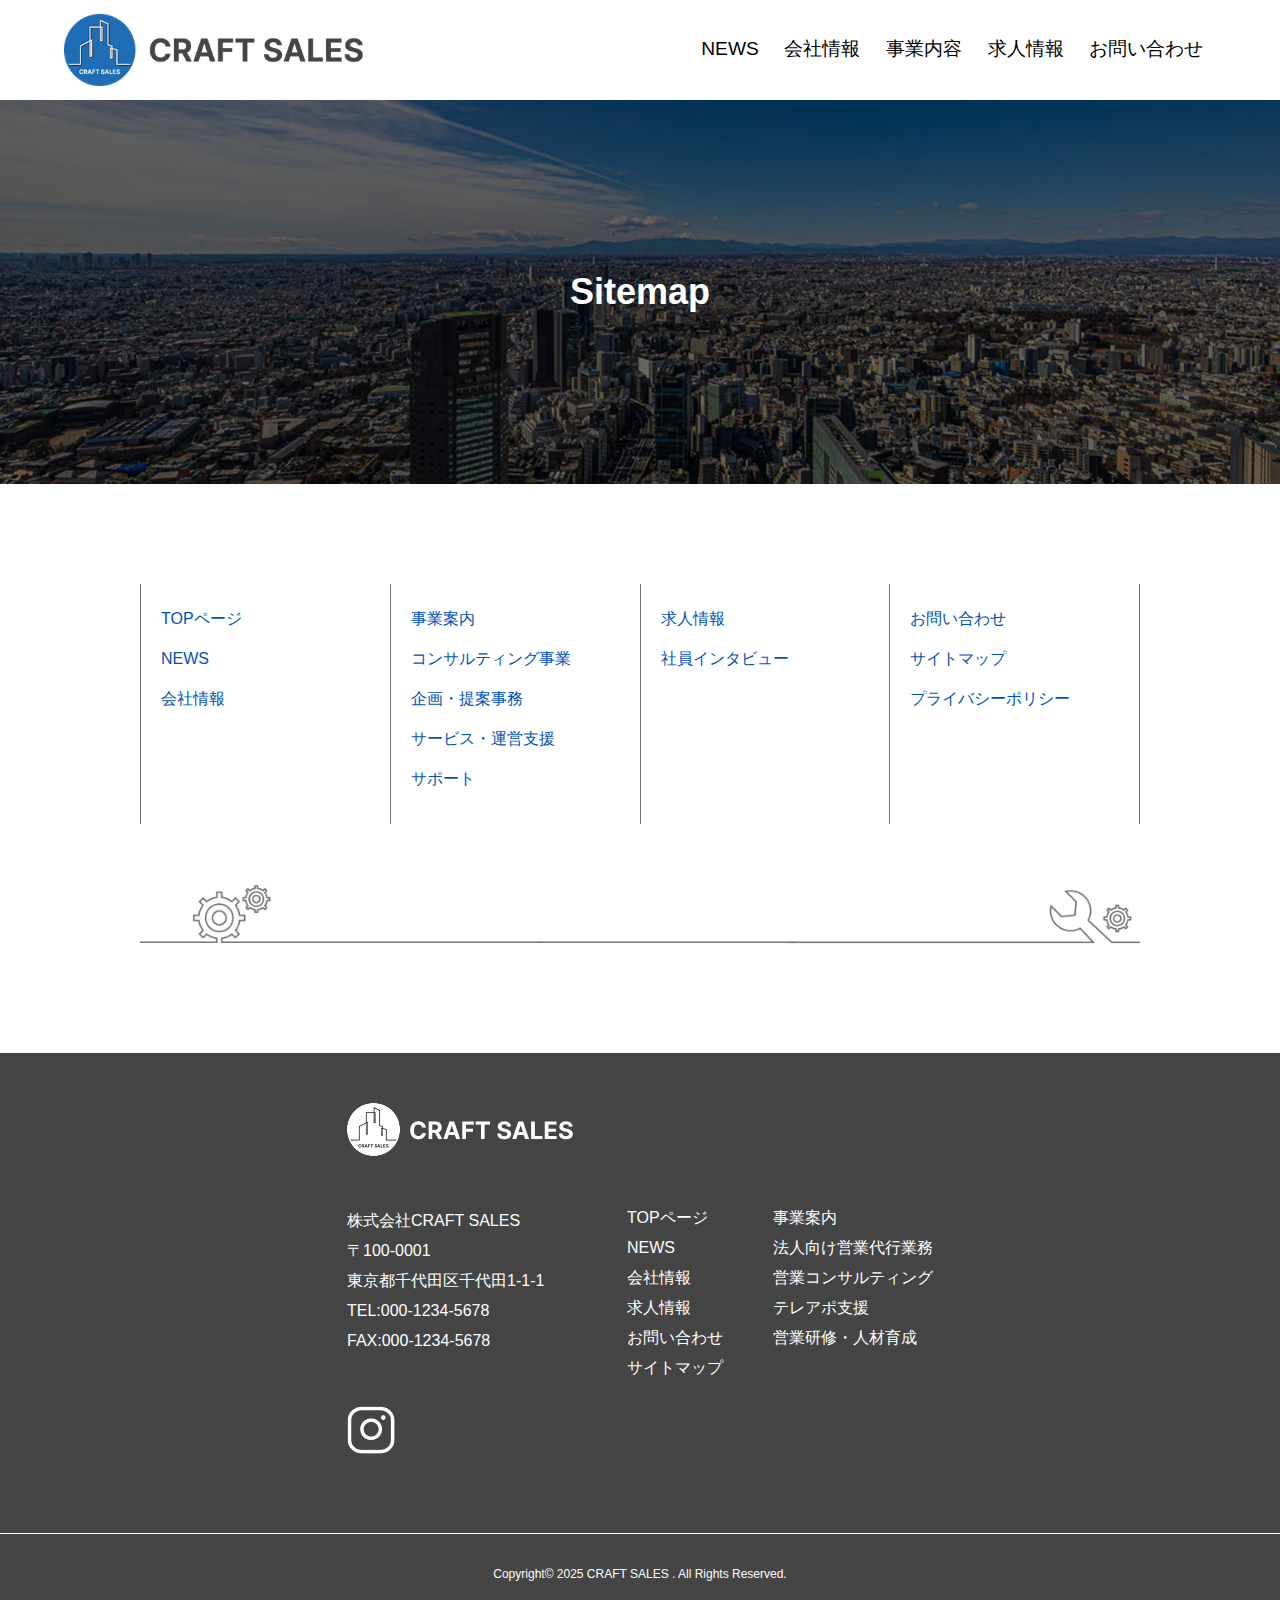
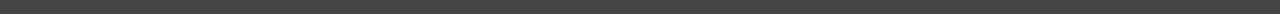
<file: src/sitemap.html>
<!DOCTYPE html>
<html lang="ja">
<head>
	<meta charset="utf-8">
	<meta name="viewport" content="width=device-width, initial-scale=1">
	<meta name="keywords" content="">
	<meta name="description" content="">
	<meta name="format-detection" content="telephone=no">
	<title>株式会社CRAFT SALES｜サイトマップ</title>
	<!--[if lt IE 9]>
	<script src="http://html5shiv.googlecode.com/svn/trunk/html5.js"></script>
	<![endif]-->
	<link rel="shortcut icon" href="favicon.ico">
	<link rel="stylesheet" href="style.css">
	<script src="./js/jquery-3.3.1.js"></script>
	<script src="./js/jquery-3.3.1.min.js"></script>
	<script src="./js/main.js"></script>
</head>
<body>
	<main>
		<!--　ヘッター　-->
		<header>
			<div class="header_menu flex">
				<h1 class="logo">
					<div class="logo_main">
						<a href="index.html">
						<h1><img src="img/logo01.png" width="420" height="100" alt=""/></h1>
						</a>
					</div>
				</h1>
				<nav class="nav_pc">
					<ul class="flex">
						<li><a href="news.html"><p>NEWS</p></a></li>
						<li><a href="company.html"><p>会社情報</p></a></li>
						<li><a href="business.html"><p>事業内容</p></a></li>
						<li><a href="recruit.html"><p>求人情報</p></a></li>
						<li><a href="contact.html"><p>お問い合わせ</p></a></li>
					</ul>
				</nav>
				<div class="header_sp">
					<div class="hamburger">
						<span></span>
						<span></span>
						<span></span>
					</div>
					<nav class="nav_sp">
						<ul>
							<li><a href="index.html"><p>TOPページ</p></a></li>
							<li><a href="news.html"><p>NEWS</p></a></li>
							<li><a href="company.html"><p>会社情報</p></a></li>
							<li><a href="recruit.html"><p>求人情報</p></a></li>
							<li><a href="contact.html"><p>お問い合わせ</p></a></li>
							<li><a href="sitemap.html"><p>サイトマップ</p></a></li>
							<li><a href="business.html"><p>事業内容</p></a></li>
							<li><a href="business.html#biz_sec02-1"><p>法人向け営業代行業務</p></a></li>
							<li><a href="business.html#biz_sec02-2"><p>営業コンサルティング</p></a></li>
							<li><a href="business.html#biz_sec02-3"><p>テレアポ支援</p></a></li>
							<li><a href="business.html#biz_sec02-4"><p>営業研修・人材育成</p></a></li>
						</ul>
					</nav>
				</div>
			</div>
		</header>
		
		<div class="header_top bold button01">
			<a href="#">
				<p> ＞ </p>
			</a>
		</div>
		
		<section id="sit_FV" class="FV_2">
			<div class="text">
				<h2>Sitemap</h2>
			</div>
		</section>

		<section id="sit_sec01">
			<div class="sec_main">
				<div class="site-inner flex_s">
					<div class="site-column">
						<ul>
							<li><a href="index.html"><p>TOPページ</p></a></li>
							<li><a href="news.html"><p>NEWS</p></a></li>
							<li><a href="company.html"><p>会社情報</p></a></li>
						</ul>
					</div>
					<div class="site-column">
						<ul>
							<li><a href="business.html"><p>事業案内</p></a></li>
							<li><a href="business.html#biz_sec02-1"><p>コンサルティング事業</p></a></li>
							<li><a href="business.html#biz_sec02-2"><p>企画・提案事務</p></a></li>
							<li><a href="business.html#biz_sec02-3"><p>サービス・運営支援</p></a></li>
							<li><a href="business.html#biz_sec02-4"><p>サポート</p></a></li>
						</ul>
					</div>
					<div class="site-column">
						<ul>
							<li><a href="recruit.html"><p>求人情報</p></a></li>
							<li><a href="recruit.html#rec_sec03"><p>社員インタビュー</p></a></li>
						</ul>
					</div>
					<div class="site-column">
						<ul>
							<li><a href="company.html"><p>お問い合わせ</p></a></li>
							<li><a href="sitemap.html"><p>サイトマップ</p></a></li>
							<li><a href="#"><p>プライバシーポリシー</p></a></li>
						</ul>
					</div>
				</div>
				<div class="site-icons">
			    	<img src="img/sitemap_img01.png" width="1201" height="95" alt=""/>
				</div>
			</div>
		</section>
	
	  	<footer>
			<div class="top flex_s">
				<div class="menu">
					<div class="logo_main">
						<img src="img/logo02.png" width="270" height="53" alt=""/> 
					</div>
					<p>
					株式会社CRAFT SALES<br>
					〒100-0001<br>
					東京都千代田区千代田1-1-1<br>
					TEL:000-1234-5678<br>
					FAX:000-1234-5678
					</p>
					<div class="button_icon">
						<a href="index.html">
							<img src="img/icon01.png" width="48" height="48" alt=""/>
						</a>
					</div>
				</div>
				<div class="wid02 flex">
					<div class="wid03">
						<a href="index.html"><p>TOPページ</p></a>
						<a href="news.html"><p>NEWS</p></a>
						<a href="company.html"><p>会社情報</p></a>
						<a href="recruit.html"><p>求人情報</p></a>
						<a href="contact.html"><p>お問い合わせ</p></a>
						<a href="sitemap.html"><p>サイトマップ</p></a>
					</div>
					<div class="wid03">
						<a href="business.html"><p>事業案内</p></a>
						<a href="business.html#biz_sec02-1"><p>法人向け営業代行業務</p></a>
						<a href="business.html#biz_sec02-2"><p>営業コンサルティング</p></a>
						<a href="business.html#biz_sec02-3"><p>テレアポ支援</p></a>
						<a href="business.html#biz_sec02-4"><p>営業研修・人材育成</p></a>
					</div>
				</div>
			</div>
			<div class="copy">
				<div id="copyright"><p>Copyright© 2025 CRAFT SALES . All Rights Reserved. </p></div>
			</div>
		</footer>
		
	</main>
	
</body>
</html>
</file>
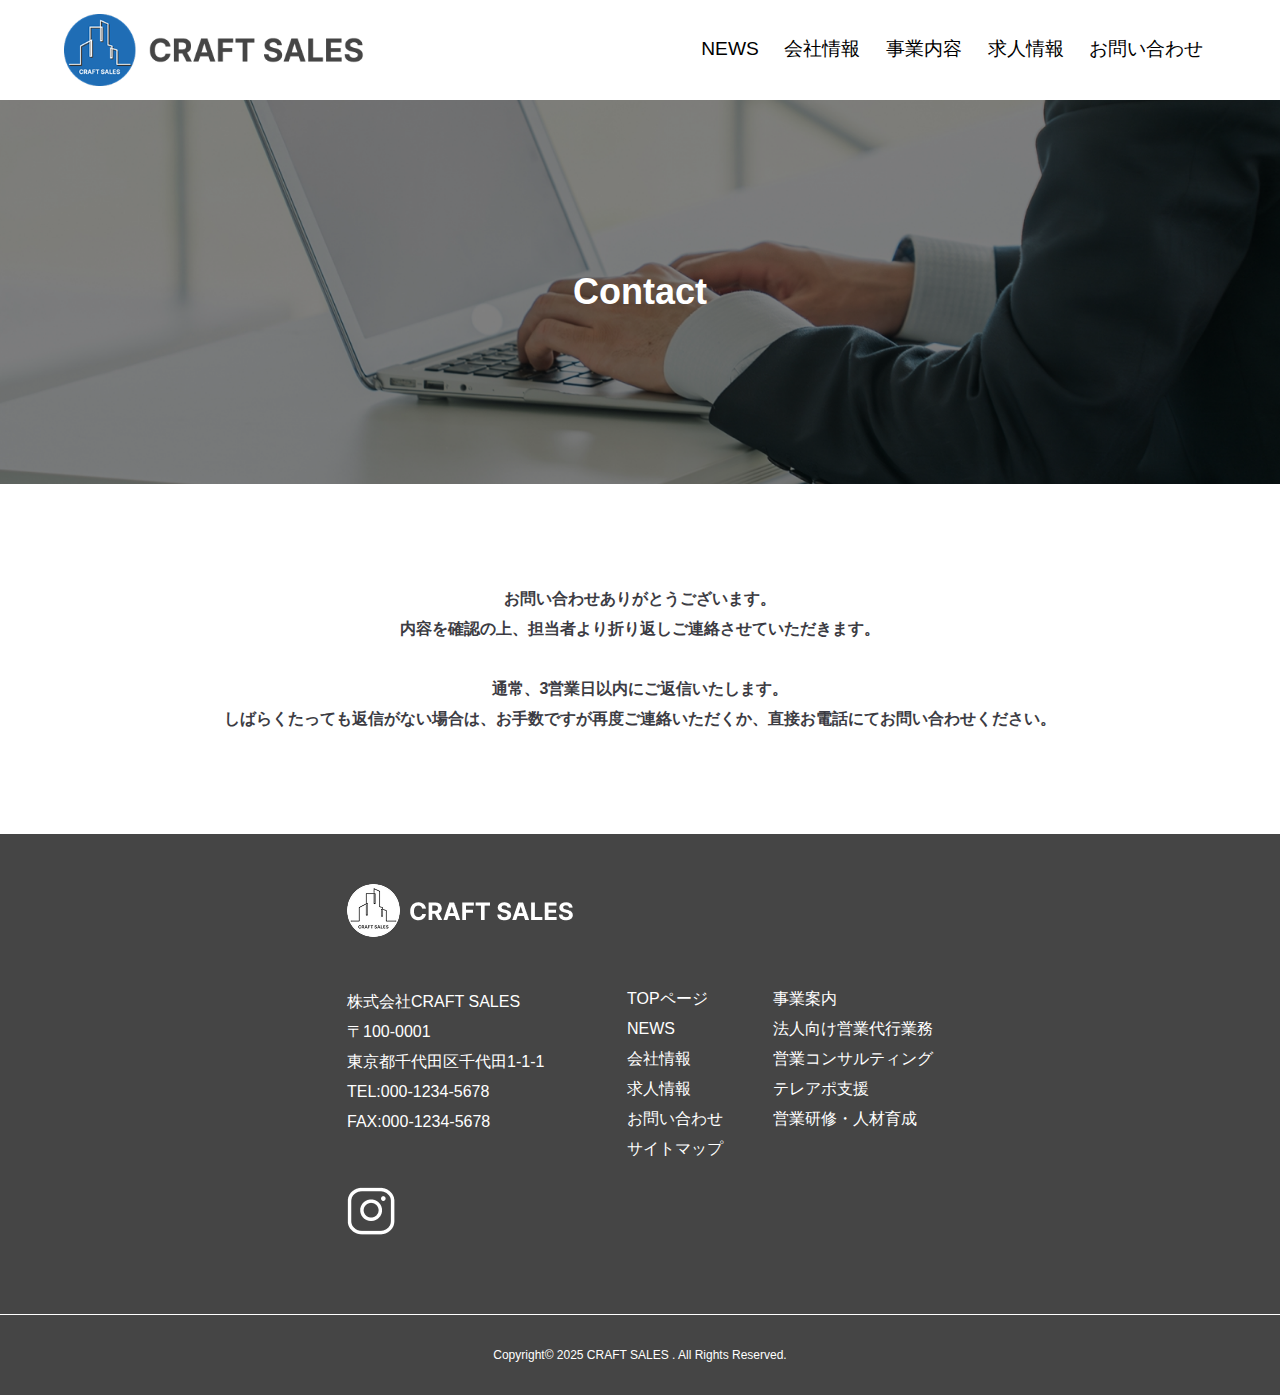
<file: src/thanks_page.html>
<!DOCTYPE html>
<html lang="ja">
<head>
	<meta charset="utf-8">
	<meta name="viewport" content="width=device-width, initial-scale=1">
	<meta name="keywords" content="">
	<meta name="description" content="">
	<meta name="format-detection" content="telephone=no">
	<title>株式会社CRAFT SALES｜お問い合わせ</title>
	<!--[if lt IE 9]>
	<script src="http://html5shiv.googlecode.com/svn/trunk/html5.js"></script>
	<![endif]-->
	<link rel="shortcut icon" href="favicon.ico">
	<link rel="stylesheet" href="style.css">
	<script src="./js/jquery-3.3.1.js"></script>
	<script src="./js/jquery-3.3.1.min.js"></script>
	<script src="./js/main.js"></script>
</head>
<body>
	<main>
		<!--　ヘッター　-->
		<header>
			<div class="header_menu flex">
				<h1 class="logo">
					<div class="logo_main">
						<a href="index.html">
						<h1><img src="img/logo01.png" width="420" height="100" alt=""/></h1>
						</a>
					</div>
				</h1>
				<nav class="nav_pc">
					<ul class="flex">
						<li><a href="news.html"><p>NEWS</p></a></li>
						<li><a href="company.html"><p>会社情報</p></a></li>
						<li><a href="business.html"><p>事業内容</p></a></li>
						<li><a href="recruit.html"><p>求人情報</p></a></li>
						<li><a href="contact.html"><p>お問い合わせ</p></a></li>
					</ul>
				</nav>
				<div class="header_sp">
					<div class="hamburger">
						<span></span>
						<span></span>
						<span></span>
					</div>
					<nav class="nav_sp">
						<ul>
							<li><a href="index.html"><p>TOPページ</p></a></li>
							<li><a href="news.html"><p>NEWS</p></a></li>
							<li><a href="company.html"><p>会社情報</p></a></li>
							<li><a href="recruit.html"><p>求人情報</p></a></li>
							<li><a href="contact.html"><p>お問い合わせ</p></a></li>
							<li><a href="sitemap.html"><p>サイトマップ</p></a></li>
							<li><a href="business.html"><p>事業内容</p></a></li>
							<li><a href="business.html#biz_sec02-1"><p>法人向け営業代行業務</p></a></li>
							<li><a href="business.html#biz_sec02-2"><p>営業コンサルティング</p></a></li>
							<li><a href="business.html#biz_sec02-3"><p>テレアポ支援</p></a></li>
							<li><a href="business.html#biz_sec02-4"><p>営業研修・人材育成</p></a></li>
						</ul>
					</nav>
				</div>
			</div>
		</header>
		
		<div class="header_top bold button01">
			<a href="#">
				<p> ＞ </p>
			</a>
		</div>
		
		<section id="con_FV" class="FV_2">
			<div class="text">
				<h2>Contact</h2>
			</div>
		</section>

		<section id="tha_sec01">
			<div class="sec_main">
				<p>お問い合わせありがとうございます。<br>
				内容を確認の上、担当者より折り返しご連絡させていただきます。<br><br>
				通常、3営業日以内にご返信いたします。<br>
				しばらくたっても返信がない場合は、お手数ですが再度ご連絡いただくか、直接お電話にてお問い合わせください。</p>
			</div>
		</section>
	
	  	<footer>
			<div class="top flex_s">
				<div class="menu">
					<div class="logo_main">
						<img src="img/logo02.png" width="270" height="53" alt=""/> 
					</div>
					<p>
					株式会社CRAFT SALES<br>
					〒100-0001<br>
					東京都千代田区千代田1-1-1<br>
					TEL:000-1234-5678<br>
					FAX:000-1234-5678
					</p>
					<div class="button_icon">
						<a href="index.html">
							<img src="img/icon01.png" width="48" height="48" alt=""/>
						</a>
					</div>
				</div>
				<div class="wid02 flex">
					<div class="wid03">
						<a href="index.html"><p>TOPページ</p></a>
						<a href="news.html"><p>NEWS</p></a>
						<a href="company.html"><p>会社情報</p></a>
						<a href="recruit.html"><p>求人情報</p></a>
						<a href="contact.html"><p>お問い合わせ</p></a>
						<a href="sitemap.html"><p>サイトマップ</p></a>
					</div>
					<div class="wid03">
						<a href="business.html"><p>事業案内</p></a>
						<a href="business.html#biz_sec02-1"><p>法人向け営業代行業務</p></a>
						<a href="business.html#biz_sec02-2"><p>営業コンサルティング</p></a>
						<a href="business.html#biz_sec02-3"><p>テレアポ支援</p></a>
						<a href="business.html#biz_sec02-4"><p>営業研修・人材育成</p></a>
					</div>
				</div>
			</div>
			<div class="copy">
				<div id="copyright"><p>Copyright© 2025 CRAFT SALES . All Rights Reserved. </p></div>
			</div>
		</footer>
		
	</main>
	
</body>
</html>
</file>
<file: src/style.css>
/* CSS Document */

/* ------------------------------------------------------------
 reset css
------------------------------------------------------------ */
html, body, div, span, applet, object, iframe,
h1, h2, h3, h4, h5, h6, p, blockquote, pre,
a, abbr, acronym, address, big, cite, code,
del, dfn, em, img, ins, kbd, q, s, samp,
small, strike, strong, sub, sup, tt, var,
b, u, i, center,
dl, dt, dd, ol, ul, li,
fieldset, form, label, legend,
table, caption, tbody, tfoot, thead, tr, th, td,
article, aside, canvas, details, embed,
figure, figcaption, footer, header, hgroup,
menu, nav, output, ruby, section, summary,
time, mark, audio, video
 { margin:0; padding:0; border:0; outline:0; font-size:100%; vertical-align:middle; }

article, aside, details, figcaption, figure, footer, header, hgroup, menu, nav, section { display:block; }
html { overflow-y: scroll; -webkit-text-size-adjust:100%; }
ul, ol { list-style:none; }
blockquote , q { quotes:none; }
blockquote:before, blockquote:after, q:before, q:after { content:''; content: none; }
a:focus { outline:none; }
ins { text-decoration:none; }
mark { font-style:italic; font-weight:bold; }
del { text-decoration:line-through; }
abbr[title], dfn[title] { border-bottom:1px dotted; cursor:help; }
table { border-collapse:collapse; border-spacing:0; width:100%; }
hr { display:block; height:1px; border:0; border-top:1px solid #ccc; margin:1em 0; padding:0; }
button, input, select, textarea { outline:0; -webkit-box-sizing:border-box; box-sizing:border-box; font-size:100%; }
input, textarea { background-image: -webkit-linear-gradient(hsla(0,0%,100%,0), hsla(0,0%,100%,0)); -webkit-appearance: none; border-radius:0; /* Removing the inner shadow, rounded corners on iOS inputs */ }
input[type="checkbox"]{ -webkit-appearance: checkbox; }
input[type="radio"]{ -webkit-appearance: radio; }
button::-moz-focus-inner, input::-moz-focus-inner { border:0; padding:0; }
iframe { max-width:100%; }
/* ------------------------------------------------------------
 通常 css
----------------------------------------------------------- */
html {
scroll-behavior: smooth;
}
body{
margin: 0;
width: 100%;
min-width: 320px;
color: #3C3C43;
font-family: "ゴシックMB101 R", "Gothic MB101 Regular", "Helvetica Neue", Helvetica, Arial, Verdana, Roboto, "游ゴシック", "Yu Gothic", "游ゴシック体", "YuGothic", "ヒラギノ角ゴ Pro W3", "Hiragino Kaku Gothic Pro", "Meiryo UI", "メイリオ", Meiryo, "ＭＳ Ｐゴシック", "MS PGothic", sans-serif;
font-size: 20px;
text-align: left;
overflow:hidden;
padding:0;
background: #fff;
}
/*link*/
a {color: #000;text-decoration: none;}
a:hover {opacity: 0.5;}
/*img*/
img {width:100%; height:auto;}
/*text*/
h2 {font-size: 60px;font-weight:bold;}
h3 {font-size: 28px;font-weight:bold;}
p {font-size: 20px;line-height: 30px;}
/*button*/
.button {
width: fit-content;
background-color: #1F6DB5;
margin: 50px auto 0;
white-space: nowrap;
}
.button a {
display: block;
box-sizing: border-box;
padding: 30px 50px;
}

.button-text {font-size: 24px; font-weight: bold;color: #fff;}
.button:hover {opacity: 0.5;}

.bold {font-weight: 700;}
.t_center{margin: 0 auto; text-align: center;}
.t_right{display: block;text-align: right;}

section {position: relative;width: 100%;height: auto;}
.section_title {text-align: left; margin: 0;}
.section_title h2 {padding: 100px 0 50px;text-align:center;}

.flex {display: flex;justify-content: space-between;}
.flex_s {display: flex;justify-content: space-between;}

.pc_none {display: none;}

@media screen and (max-width:1440px){
h2 {font-size: clamp(30px, 3.5vw, 36px);}
h3 {font-size: clamp(20px, 1.0vw, 24px);}
p {font-size: 16px;line-height: 30px;}
.section_title h2 {padding: 50px 0 50px;text-align:center;}
.section_title h2 span {font-size: clamp(20px, 2.4vw, 30px);}
.button a {padding: 2vw 4vw;}
.pc_none {display: none;}
}

@media screen and (max-width:767px){
/*section {margin-bottom: 50px;}*/
.button a {padding: 2vw 10vw;}
button {display: block;margin: 0 auto;}
.flex_s {display: block;}
.pc_none {display: block;}
}

/* ------------------------------------------------------------
 ヘッダー
------------------------------------------------------------ */
header {position:fixed;top: 0;width: 100%;height: 100px;background: #FFF;z-index: 999;display: flex;align-items: center;}
.header_menu{width: 90%;margin: 0 auto;}
header .logo {width: 300px;}
header .nav_pc p{padding: 25px;}
header .header_sp {display: none;}

@media screen and (max-width:1440px){
header .nav_pc p {font-size: clamp(12px, 1.5vw, 20px);padding:  20px 1vw;}

}
@media screen and (max-width:767px){
header .nav_pc{display: none;}
header .header_sp {display: block;}
header .logo {width: 240px;}
/*ハンバーガーメニュー*/
.header_sp {display: flex;align-items: center;justify-content: space-between;}
.header_sp .nav_sp {display: flex;gap: 10px;background-color: #fff;padding: 2vw 0 0; z-index: 9999;}
.header_sp .nav_sp ul li {border-bottom: solid 1px #888;}
.header_sp .nav_sp ul li p {font-size: 16px;padding: 12px;}

.header_sp .hamburger {display: none;flex-direction: column;justify-content: center;align-items: center;cursor: pointer;padding: 25px 5px 0 0;}
.header_sp .hamburger span {display: block;width: 25px;height: 3px;background-color: #000;margin: 3px;position: relative;top: -7px;}
.header_sp .nav_sp {display: none;flex-direction: column;position: absolute;top: 100%;left: 40%;background-color: #FFFEFB;width: 60%;height: 100vh; border-top: solid 1px #aaa;}
.header_sp .nav_sp.active {display: flex;}
.header_sp .hamburger {display: flex;}
}


.header_fixed{height: 100px;}
.header_top{position: fixed;bottom: 0;right: 0; width: 80px;height: 80px; z-index: 998;background: #454545;border-top: 1px solid #fff;border-left: 1px solid #fff;}
.header_top p{font-size: 30px; color: #fff;transform: rotate(-90deg);}

.header_top a {display: block;width: 100%;height: 100%;text-decoration: none;}
@media screen and (max-width:1440px){

}
@media screen and (max-width:767px){
.header_top{position: fixed;bottom: 0;right: 0; width: 50px;height: 50px; z-index: 998;background: #454545;border-top: 1px solid #fff;border-left: 1px solid #fff;}
}




#top_FV {
background: url( "img/top_FV.png");
background-position: center center;
background-size: cover;
background-repeat: no-repeat;
height: 762px;margin: 100px 0 0;display: flex;align-items: center;text-align: left;color: #fff;}
#top_FV .text{position: absolute;bottom: 60px;right: 0px;background: rgb(11, 40, 66, 0.85);color: #fff;padding: 30px 100px 30px 120px; clip-path: polygon(10% 0, 100% 0%, 100% 100%, 0% 100%);}
@media screen and (max-width:1440px){
#top_FV  {height: 540px;align-items:flex-start;}
}
@media screen and (max-width:767px){
#top_FV  {height: 80vh;align-items:flex-start;}
#top_FV .text{padding: 30px 20px 30px 50px; }
}


#top_sec01 {background-image: url("img/top_FV2.png");background-position: center center;
background-size: cover;
background-repeat: no-repeat;height: 800px;}
#top_sec01 .sec_main {width: 1200px;margin: 0 auto; gap:50px;}
#top_sec01 .sec_main div {width: 50%;}
#top_sec01 .text {display: flex;align-items: center;}
@media screen and (max-width:1440px){
#top_sec01 {height: 58vw;max-height: 700px;}
#top_sec01 .sec_main {width: 90%;max-width: 1200px;}
}
@media screen and (max-width:767px){
#top_sec01 {height: 190vw;max-height: 950px;}
#top_sec01 .section_title h2 {font-size: 26px;}
#top_sec01 .sec_main div {width: 100%;}
#top_sec01 .text {padding-top: 50px;}
}

#top_sec02 {margin-bottom: 100px;}
#top_sec02 .sec_main {width: 1200px;margin: 0 auto; gap:50px;}
#top_sec02 .sec_main div {width: 50%;}
#top_sec02 .img{order: 2;}
#top_sec02 .text{order: 1;display: flex;align-items: center;}
@media screen and (max-width:1440px){
#top_sec02 .sec_main {width: 90%;margin: 0 auto; gap:50px;}
}
@media screen and (max-width:767px){
#top_sec02 .sec_main div {width: 100%;}
#top_sec02 .text{padding-top: 50px;}
}


#top_sec03 {background: #E2E2E2;padding-bottom: 100px;}
#top_sec03 .sec_main {width: 1050px;margin: 0 auto;justify-content: center; gap:50px}
#top_sec03 .flex_s .flex {justify-content: center;gap:20px}
#top_sec03 .box {position: relative;width: 50%;height: 200px; background: #1F6DB5;color: #fff;border-radius: 10px;align-items: center;margin-bottom: 50px;}
#top_sec03 .img {width: 96px;}
#top_sec03 .text {width: 65%;}
@media screen and (max-width:1440px){
#top_sec03 .sec_main {width: 90%;margin: 0 auto;}
}
@media screen and (max-width:767px){
#top_sec03 .img {width: 76px;}
#top_sec03 .box {width: 100%;height: 200px;}
}

#top_sec04 {padding-bottom: 100px;}
#top_sec04 .sec_main {position: relative;width: 1200px;margin: 0 auto;}
#top_sec04 .sec04_01 {position: relative;top: 50px; background: #2F485F;color: #fff; width: 440px;padding: 20px}
#top_sec04 .sec04_01  h3{text-align: center;font-size: 48px;}
#top_sec04 .sec04_02 {position: absolute;bottom: -50px; right: 0; background: #2F485F;color: #fff; width: 440px;padding: 20px}
#top_sec04 .sec04_02  h3{text-align: center;font-size: 48px;}
#top_sec04 .sec04_03 {position: absolute;top: 30px; right: 0;  width: 550px;}
#top_sec04 .t_center {position: relative;margin: 100px auto 50px;}
@media screen and (max-width:1440px){
#top_sec04 .sec_main {width: 100%;}
#top_sec04 .sec04_01 {top: 2vw;width: 50%;padding: 10px}
#top_sec04 .sec04_01  h3{font-size: clamp(30px, 4vw, 40px);}
#top_sec04 .sec04_02 {bottom: -5.8vw;  width: 50%;padding: 10px}
#top_sec04 .sec04_02  h3{font-size: clamp(30px, 4vw, 40px);}
#top_sec04 .sec04_03 {top: 30px; right: 0;  width: 40%;}
#top_sec04 .t_center {margin: 10vw auto 50px;}
}
@media screen and (max-width:767px){
#top_sec04 .sec04_01 {top: 0;width: 50%;padding: 10px}
#top_sec04 .sec04_01  h3{text-align: center;font-size: clamp(20px, 3vw, 30px);}
#top_sec04 .sec04_02 {bottom: -50px; right: 0; background: #2F485F;color: #fff; width: 50%;padding: 10px}
#top_sec04 .sec04_02  h3{font-size: clamp(20px, 3vw, 30px);}
#top_sec04 .sec04_03 {top: 3vw; right: 0;  width: 40%;}
#top_sec04 .t_center {margin: 100px auto 50px;width: 95%;}
}



#top_sec05 {background: #E2E2E2;padding-bottom: 200px;}
#top_sec05 .sec_main{width: 1050px; margin: 0 auto;}
#top_sec05 .section_title{position: absolute;padding: 20px 45px;}

.sec05 {position: relative;top: 100px; left: 30%; width: 70%;}
.sec05_news{border-bottom: 1px solid #000;}
.sec05_news a{padding: 20px;}
.sec05_p02{width: 70%;}

#top_sec05 .button {position: absolute;top: 180px}
@media screen and (max-width:1440px){
#top_sec05 .sec_main{width: 90%; margin: 0 auto;}
#top_sec05 .section_title{position: absolute;padding: 80px 10%;}
.sec05 {position: relative;top: 100px; left: 40%; width: 60%;}
#top_sec05 .button {position: absolute;top: 180px;left: 10%;}
}
@media screen and (max-width:767px){
#top_sec05 {padding-bottom: 100px;}
#top_sec05 .section_title{position: relative;padding: 0;}
.sec05 {position: relative;top: 0px; left: 0%; width: 100%;}
#top_sec05 .button {position: relative;top: 10px;left: 0;}
}



footer{position: relative;width: 100%; background: #454545;}
footer .top{width: 1200px;margin: 0 auto;color: #fff;justify-content: center;gap: 200px;}
footer .menu{width: 270px;}
footer .menu p {line-height: 40px;}
footer .logo_main{width: 270px;padding: 50px 0;}
footer .wid02 {gap: 200px;padding: 150px 0;}
footer .wid03 p {line-height: 40px;color: #fff;}
footer .button_icon{width: 48px;margin: 50px 0;}
footer .copy{border-top: 1px solid #fff;height: 80px;}
#copyright p{text-align: center;font-size: 12px;padding: 25px;color: #fff;}

@media screen and (max-width:1440px){
footer .top{width: 90%;gap: 10px;}
footer .menu p {line-height: 30px;}
footer .wid02 {gap: 50px;padding: 150px 0;}
footer .wid03 p {line-height: 30px;color: #fff;}
}
@media screen and (max-width:767px){
footer .top{width: 80%;gap: 10px;}
footer .wid02 {width: 100%;margin: 0 auto; gap: 50px;padding: 0px 0 50px;}
footer .copy{border-top: 1px solid #fff;height: 51px;}
#copyright p{text-align: left;font-size: 12px;padding: 10px;color: #fff;}
}




/*下層ページFV*/
.FV_2 {height: 482px;margin: 100px 0 0;display: flex;align-items: center;justify-content: center;text-align: center;color: #fff;position: relative;overflow: hidden; }
.FV_2 .text h2{  margin: 0;position: absolute;top: 50%;
left: 50%;transform: translate(-50%, -50%);color: #fff;}

#com_FV{background: url( "img/company_FV.png");background-position: center center;background-size: cover;background-repeat: no-repeat;}
#biz_FV{background: url( "img/business_FV.png");background-position: center center;background-size: cover;background-repeat: no-repeat;}
#rec_FV{background: url( "img/recruit_FV.png");background-position: center center;background-size: cover;background-repeat: no-repeat;}
#con_FV{background: url( "img/contact_FV.png");background-position: center center;background-size: cover;background-repeat: no-repeat;}
#sit_FV{background: url( "img/sitemap_FV.png");background-position: center center;background-size: cover;background-repeat: no-repeat;}
#new_FV{background: url( "img/news_FV.png");background-position: center center;background-size: cover;background-repeat: no-repeat;}
@media screen and (max-width:1440px){
.FV_2 {height: 30vw;max-height: 482px;min-height: 300px;}
}


.blue_line{border-bottom: 3px solid #3385D0;margin: 0 auto 50px;width: 100px;}
#com_sec01 {width: 1000px; margin: 0 auto;}
#com_sec01 .img{margin: 100px auto;width: 700px;}
@media screen and (max-width:1440px){
#com_sec01 {width: 90%;max-width: 1000px; margin: 0 auto;}
#com_sec01 .img{margin: 100px auto;width: 100%;max-width: 700px;}
}


.t_left{text-align: left;}
#com_sec02 {background: #E2E2E2; padding-bottom: 100px;}
#com_sec02 .sec_main {width: 1000px;margin: 0 auto;}
#com_sec02 .company-profile {width: 100%;max-width: 1000px;margin: 0 auto;}
#com_sec02 .company-profile th,
#com_sec02 .company-profile td {border: 1px solid #000;padding: 10px 15px;vertical-align: top;background-color: #fff;}
#com_sec02 .company-profile th {text-align: left;width: 200px;font-weight: bold;}
#com_sec02 .company-profile p {line-height: 40px;}
#com_sec02 .img{margin: 50px 0 0;justify-content: center;}
@media screen and (max-width:1440px){
#com_sec02 .sec_main {width: 90%;margin: 0 auto;}
#com_sec02 .company-profile {width: 100%;max-width: 1000px;margin: 0 auto;}
}
@media screen and (max-width:767px){
#com_sec02 .company-profile th {text-align: left;width: 32%; max-width: 200px;font-weight: bold;}
}


#com_sec03 {padding-bottom: 100px;}
#com_sec03 .timeline-container {display: flex;align-items: center;gap: 100px;max-width: 1000px;margin: 0 auto;}
#com_sec03 .timeline {list-style: none;padding: 0;margin: 0;position: relative;}
#com_sec03 .timeline li {position: relative;padding-left: 30px;margin-bottom: 20px;font-weight: bold;}
#com_sec03 .dot {width: 20px;height: 20px;background-color: #1F6DB5;border-radius: 50%;position: absolute;left: -10px;top: 5px;}
#com_sec03 .dot::after {content: '';width: 9px;height: 50px;position: absolute;left: 0;top: 10px;border-right: 1px solid #1F6DB5;}
#com_sec03 .last::after {border-right: 0px solid #1F6DB5;}
#com_sec03 .timeline-image {width: 150px;height: auto;}
@media screen and (max-width:1440px){

}
@media screen and (max-width:767px){
#com_sec03 .timeline-container {display: block;max-width: 90%;margin: 0 auto;}
#com_sec03 .timeline {list-style: none;padding: 0;margin: 0;position: relative;}
#com_sec03 .timeline-image {width: 150px;height: auto;margin: 0 auto;}
#com_sec03 .dot::after {content: '';width: 9px;height: 80px;position: absolute;left: 0;top: 10px;border-right: 1px solid #1F6DB5;}
#com_sec03 .last::after {border-right: 0px solid #1F6DB5;}
}



#com_sec04 {background: #E2E2E2; padding-bottom: 100px;}
#com_sec04 .sec_main {width: 1000px; margin: 0 auto;}
#com_sec04 .sec_main p {padding: 20px;font-weight: bold;}
@media screen and (max-width:1440px){
#com_sec04 .sec_main {width: 90%;max-width: 1000px; margin: 0 auto;}
}
@media screen and (max-width:767px){
}




#biz_sec01 {width: 1000px; margin: 0 auto;padding-bottom: 100px;}
#biz_sec01 .img{margin: 100px auto;width: 700px;}
@media screen and (max-width:1440px){
#biz_sec01 {width: 90%;max-width: 1000px; margin: 0 auto;}
#biz_sec01 .img{margin: 100px auto;width: 100%;max-width: 700px;}
}

#biz_sec02 {position: relative;background: #E2E2E2; padding: 100px 0;}
#biz_sec02 .sec2-1 {align-items: center;background: #fff;border-radius: 12px;width: 1200px;margin: 0px auto 50px;}
#biz_sec02 .sec2-1:last-child{margin: 0px auto 0px;}
#biz_sec02 .text {width: 40%;padding: 30px;}
#biz_sec02 .text h2 {font-size: 48px; margin-bottom: 20px;}
#biz_sec02 .text p {padding-left: 5%; margin-bottom: 20px;}
#biz_sec02 .tag {position: relative;display: inline-block;background-color: #1F6DB5;color: white;width: 100%; padding: 16px 0 0;font-weight: bold;}
#biz_sec02 .tag::after {content: '';position: absolute;top: 8px; right: -26px; width: 50px;height: 50px;background: #fff;  transform: rotate(-135deg);clip-path: polygon(0px 0, 70% 30%, 100% 100%);}
#biz_sec02 .img {width: 430px;padding: 30px 100px;}
@media screen and (max-width:1440px){
#biz_sec02 .sec2-1 {width: 90%;max-width: 1000px; margin: 0px auto 50px;}
#biz_sec02 .text {width: 60%;max-width: 450px; padding: 30px 0vw 30px 30px;}
#biz_sec02 .text h2 {font-size: 30px;}
#biz_sec02 .img {width: 35%;padding: 30px 30px;}
}
@media screen and (max-width:767px){
#biz_sec02 .sec2-1 {width: 90%;margin: 0px auto 50px;}
#biz_sec02 .text {width: 95%;margin: 0 auto; padding: 30px 0vw 30px 0vw;}
#biz_sec02 .text p {padding-left: 1%; margin-bottom: 20px;}
#biz_sec02 .text h2 {font-size: 30px;margin-bottom: 20px;}
#biz_sec02 .tag {width: 100%;font-size: 14px;}
#biz_sec02 .img {width: 60%;margin: 0 auto; padding: 0 0 30px;}
}





#rec_sec01 {width: 1000px; margin: 0 auto;padding-bottom: 100px;}
#rec_sec01 .img{margin: 100px auto;width: 700px;}
@media screen and (max-width:1440px){
#rec_sec01 {width: 90%;max-width: 1000px; margin: 0 auto;}
#rec_sec01 .img{margin: 100px auto;width: 100%;max-width: 700px;}
}


#rec_sec02 {background: #E2E2E2; text-align: center;padding-bottom: 50px;}
#rec_sec02 .sec_main{width: 1200px;margin: 0 auto;gap:50px;}
#rec_sec02 .box {width: 33%; background: #fff;border-radius: 20px;margin: 0px auto 50px;font-weight: bold;}
#rec_sec02 .title {background: #1F6DB5;}
#rec_sec02 .title p {color: #fff;padding: 10px 0;}
#rec_sec02 .text {font-size: 58px;color: #1F6DB5;padding: 40px 0;}
#rec_sec02 .text span {color: #1F6DB5;padding: 10px 0;}
#rec_sec02 .text1 {font-size: 58px;line-height: 60px; color: #1F6DB5;padding: 10px 0;}
#rec_sec02 .text1 span {color: #1F6DB5;padding: 10px 0;}
#rec_sec02 .text2 {font-size: 58px;color: #1F6DB5;padding: 40px 0;}
#rec_sec02 .text2 span {color: #1F6DB5;padding: 10px 0;}
#rec_sec02 .img {width: 25%;margin: 0 auto;}
#rec_sec02 .img1 {width: 50%;margin: 0 auto;}
#rec_sec02 .img2 {width: 25%;position: relative;top: -20px; margin: 0 auto;}
.font_t {font-size: 30px;}
.font_s {font-size: 20px;line-height: 30px; padding: 10px 20px;}
#rec_sec02_sp {display: none;}

@media screen and (max-width:1440px){
#rec_sec02 .sec_main{width: 90%;gap:30px;}
#rec_sec02 .text {font-size: clamp(40px, 3.0vw, 58px);color: #1F6DB5;padding: 30px 0;}
#rec_sec02 .text span {color: #1F6DB5;padding: 10px 0;}
#rec_sec02 .text1 {font-size: clamp(40px, 4.0vw, 58px);line-height: 40px; color: #1F6DB5;padding: 10px 0;}
#rec_sec02 .text2 {font-size: clamp(40px, 3.0vw, 58px);color: #1F6DB5;padding: 20px 0;}
#rec_sec02 .text2 span {color: #1F6DB5;padding: 5px 0;}
#rec_sec02 .img2 {width: 25%;position: relative;top: -10px; margin: 0 auto;}
.font_t {font-size: 20px;}
.font_s {font-size: 16px;line-height: 20px; padding: 10px 20px;}
#rec_sec02 .sec_main:nth-child(2) .box:nth-child(3) .text {padding: 10px 0;}
}

@media screen and (max-width:767px){
#rec_sec02 {display: none;}
#rec_sec02_sp {display: block;background: #E2E2E2; text-align: center;padding-bottom: 50px;}
#rec_sec02_sp .sec_main{width: 90%;height: 62vw;max-height: 300px; margin: 0 auto;gap:20px;}
#rec_sec02_sp .box {width: 50%; background: #fff;border-radius: 20px;margin: 0px auto 50px;font-weight: bold;}
#rec_sec02_sp .title {background: #1F6DB5;}
#rec_sec02_sp .title p {color: #fff;padding: 10px 0;}
#rec_sec02_sp .text {font-size: 30px;color: #1F6DB5;padding: 20px 0;}
#rec_sec02_sp .text span {color: #1F6DB5;padding: 10px 0;}
#rec_sec02_sp .text1 {font-size: 30px;line-height: 35px; color: #1F6DB5;padding: 10px 0;}
#rec_sec02_sp .text1 span {color: #1F6DB5;padding: 10px 0;}
#rec_sec02_sp .text2 {font-size: 30px;color: #1F6DB5;padding: 10px 0;}
#rec_sec02_sp .text2 span {color: #1F6DB5;padding: 10px 0;}
#rec_sec02_sp .img {width: 25%;margin: 0 auto;}
#rec_sec02_sp .img1 {width: 50%;margin: 0 auto;}
#rec_sec02_sp .img2 {width: 25%;position: relative;top: -10px; margin: 0 auto;}
.font_t {font-size: 16px;}
.font_s {font-size: 16px;line-height: 20px; padding: 10px 20px;}
}


#rec_sec03{padding-bottom: 50px;}
#rec_sec03 .sec_main {width: 1200px;margin: 0 auto 50px; gap:50px;}
#rec_sec03 .text {width: 54%;display: flex; align-items: center;padding: 0 5%;}
#rec_sec03 .tag h3 {font-size: 36px;text-align: center;position: relative;display: inline-block;background-color: #1F6DB5;color: white;width: 80%; padding: 16px 16px;font-weight: bold;}
#rec_sec03 .tag p {padding: 20px;}


@media screen and (max-width:1440px){
#rec_sec03 .sec_main {width: 90%;max-width: 1000px; gap:50px;}
#rec_sec03 .text {width: 70%;padding: 0 2%;}
#rec_sec03 .tag h3 {font-size: 24px;width: 100%;max-width: 500px; padding: 16px 0px;}
#rec_sec03 .tag p {padding: 20px;max-width: 460px;}

}
@media screen and (max-width:767px){
#rec_sec03 .sec_main {width: 90%;max-width: 90%; gap:50px;}
#rec_sec03 .text {width: 100%;padding: 0 0%;}
#rec_sec03 .tag h3 {font-size: 24px;width: 100%;max-width: 100%; padding: 16px 0px;margin: 30px 0 0;}
#rec_sec03 .tag p {padding: 20px;max-width: 460px;}

}




.ord1{order: 2;}
.ord2{order: 1;}

#rec_sec04 {background: #E2E2E2; padding-bottom: 100px;}
#rec_sec04 .sec_main {width: 1000px;margin: 0 auto;}
#rec_sec04 .company-profile {width: 100%;max-width: 1000px;margin: 0 auto;}
#rec_sec04 .company-profile th,
#rec_sec04 .company-profile td {border: 1px solid #000;padding: 10px 15px; vertical-align: top;background-color: #fff;}
#rec_sec04 .company-profile th {text-align: left;width: 200px;font-weight: bold;}
#rec_sec04 .company-profile p {line-height: 40px;}
#rec_sec04 .img{margin: 50px 0 0;justify-content: center;}
#rec_sec04 .text_n {text-align: center;font-weight: bold; padding: 50px 0 0;}
@media screen and (max-width:1440px){
#rec_sec04 .sec_main {width: 90%;margin: 0 auto;}
#rec_sec04 .company-profile {width: 100%;max-width: 1000px;margin: 0 auto;}
}
@media screen and (max-width:767px){
#rec_sec04 .company-profile th {text-align: left;width: 32%; max-width: 200px;font-weight: bold;}
}







#con_sec01 {background: #E6E6E6;padding: 50px 0;}

#con_sec01 .con_box {width: 1200px;margin: 0px auto 50px;background: #fff;border-radius: 20px;}
#con_sec01 .message {text-align: center;padding: 30px;}
#con_sec01 .con_call {justify-content: center;padding-bottom: 30px;}
#con_sec01 .img{width: 88px;margin: 0;}
#con_sec01 .text p {font-size: 32px;line-height: 40px; color: #1F6DB5;padding: 5px 0 0 30px;font-weight: bold;}


#con_sec01 .contact-form {background: white;padding: 30px;margin: auto;border-radius: 10px;}
#con_sec01 .con_p01 {text-align: center;padding-bottom: 30px;}
#con_sec01 .form-description {margin-bottom: 20px;}
#con_sec01 .form-group {position: relative;padding: 15px 0;border-bottom: 1px solid #000;justify-content: flex-start;}
#con_sec01 .form-group label:nth-child(1) {position: relative;display: block;width: 40%; font-weight: bold;padding: 10px 0;}

#con_sec01 .radio-group label:nth-child(2),
#con_sec01 .radio-group label:nth-child(3),
#con_sec01 .radio-group label:nth-child(4){margin-right: 30px;font-weight: normal;padding: 10px 0}
input[type="text"],
input[type="email"],
textarea {width: 60%;padding: 10px;border: 1px solid #ccc;border-radius: 5px;background: #E6E6E6;}
textarea {height: 200px;resize: vertical;}
input[type="radio"],
input[type="checkbox"]{position: relative;top: 2px; width: 16px;height: 16px;}

#con_sec01 .required {position: absolute;right: 20px; background: #ff6666;color: white;padding: 4px 10px;border-radius: 3px;font-size: 16px;margin-left: 5px;}
#con_sec01 .optional {position: absolute;right: 20px;background: #ccc;color: white;padding: 4px 10px;border-radius: 3px;font-size: 16px;margin-left: 5px;}
#con_sec01 .checkbox-group {width: 100%;margin: 50px auto; text-align: center; font-weight: normal;}
#con_sec01 .submit-btn {display: block; background: #0070c0;color: white;font-size: 20px;padding: 20px 100px;border: none;cursor: pointer;margin: 0 auto;}
#con_sec01 .submit-btn:hover {
background: #005999;
}
.check_a {color: #00afff;border-bottom: 1px solid #00afff;}
@media screen and (max-width:1440px){
#con_sec01 .con_box {width: 90%;}
#con_sec01 .message {padding: 20px;}
#con_sec01 .con_call {padding-bottom: 20px;}
#con_sec01 .img{width: 77px;margin: 0;}
#con_sec01 .text p {font-size: 26px;line-height: 35px; padding: 5px 0 0 20px;}
	
#con_sec01 .form-group label:nth-child(1) {font-size: 16px;}
#con_sec01 .radio-group label:nth-child(2),
#con_sec01 .radio-group label:nth-child(3),
#con_sec01 .radio-group label:nth-child(4){margin-right: 10px;font-size: 15px; font-weight: normal;padding: 10px 0}
input[type="text"],
input[type="email"],
textarea {font-size: 16px;}
#con_sec01 .required {top: 5px;right: 10px;}
#con_sec01 .optional {top: 5px;right: 10px;}
#con_sec01 .checkbox-group {font-size: 16px;}
#con_sec01 .submit-btn {font-size: 16px;}
}
@media screen and (max-width:767px){
#con_sec01 .con_box {width: 90%;}
#con_sec01 .message {padding: 20px 0;}
#con_sec01 .con_call {padding-bottom: 20px;}
#con_sec01 .img{width: 60px;margin: 0;}
#con_sec01 .text p {font-size: 20px;line-height: 30px; padding: 0px 0 0 10px;}

#con_sec01 .form-group label:nth-child(1) {position: relative;display: block;width: 100%; font-weight: bold;padding: 10px 0;}
#con_sec01 .radio-group label:nth-child(2),
#con_sec01 .radio-group label:nth-child(3),
#con_sec01 .radio-group label:nth-child(4){margin-right: 5px;font-weight: normal;padding: 20px 0}
input[type="text"],
input[type="email"],
textarea {width: 100%;padding: 10px;border: 1px solid #ccc;border-radius: 5px;background: #E6E6E6;}
textarea {width: 100%;padding: 10px;border: 1px solid #ccc;border-radius: 5px;background: #E6E6E6;}
}





#sit_sec01 .site-inner {width: 1000px;margin: 0 auto;}
#sit_sec01 .site-column {margin: 100px 0 50px;width: 25%; padding: 20px;border-left: 1px solid #707070;}
#sit_sec01 .site-column:last-child {border-right: 1px solid #707070;}
#sit_sec01 .site-column li {margin-bottom: 10px;}
#sit_sec01 .site-column a {color: #0052b8;}
#sit_sec01 .site-column a:hover {text-decoration: underline;}
#sit_sec01 .site-icons {position: relative;width: 1000px;margin: 0 auto 100px;}
@media screen and (max-width:1440px){
#sit_sec01 .site-inner {width: 90%;max-width: 1000px;}
#sit_sec01 .site-column {width: 25%; margin: 100px 0 50px;}
#sit_sec01 .site-column li {margin-bottom: 10px;}
#sit_sec01 .site-icons {width: 90%;max-width: 1000px;}
#sit_sec01 p {font-size: clamp(12px, 1.6vw, 16px);}
}
@media screen and (max-width:767px){
#sit_sec01 .site-inner {width: 90%;}
#sit_sec01 .site-column {margin: 0px auto;width: 90%; padding: 20px;border-left: 0px solid #707070;border-top: 1px solid #707070;}
#sit_sec01 .site-column:last-child {border-right: 0px solid #707070;border-bottom: 1px solid #707070;}
#sit_sec01 p {font-size: 16px;line-height: 40px;}
#sit_sec01 .site-icons {width: 90%;margin: 50px auto 30px;}
}




#tha_sec01 {width: 90%; margin: 100px auto;text-align: center;font-weight: bold;}

.button01 {opacity: 0; visibility: hidden;}
.active{opacity: 1;visibility: visible;transition : all 2s;}


#top_sec05 .news-list{padding: 0px 0 0;height: auto;}
#top_sec05 .news-item {display: flex;justify-content: space-between;width: 700px;margin: 0 auto ;padding: 6px 0;border-bottom: 1px solid #000;font-size: 18px;font-weight: bold;}
#top_sec05 .news-item div:nth-child(1) {padding:5px 50px 0 0;}
#top_sec05 .news-item a {display: block;box-sizing: border-box;padding: 12px 0;}
#top_sec05 .news-item a:hover {background-color: #f9f9f9;}
@media screen and (max-width:1440px){
#top_sec05 .news-list{padding: 0px 0 0;height: auto;}
#top_sec05 .news-item {width: 90%;max-width: 700px; margin: 0 auto;font-size: 16px;}

}
@media screen and (max-width:767px){

}






#new_sec01 {position: relative;padding-bottom: 100px;z-index: 0;overflow: hidden;}
#new_sec01::before {content: "";position: absolute;top: 0;left: 0;width: 100%;height: 100%;background: url("img/2278346.jpg") center center / cover no-repeat;opacity: 0.2;z-index: -1;}
#new_sec01 .news-list{padding: 50px 0 0;height: auto;}
#new_sec01 .news-item {display: flex;justify-content: space-between;width: 1000px;margin: 0 auto ;padding: 6px 0;border-bottom: 1px solid #aaa;font-size: 18px;font-weight: bold;}
#new_sec01 .news-item div:nth-child(1) {padding:5px 50px 0 0;	}
#new_sec01 .pagination {text-align: center;margin: 40px auto 50px;}
#new_sec01 .pagination span, 
#new_sec01 .pagination button {margin: 0 5px;cursor: pointer;border: none;background: none;}
#new_sec01 .pagination .active {font-weight: bold;text-decoration: underline;}
#new_sec01 .news-item a {display: block;box-sizing: border-box;padding: 12px 0;}
#new_sec01 .news-item a:hover {background-color: #f9f9f9;}


@media screen and (max-width:1440px){
#new_sec01 {padding-bottom: 50px;}
#new_sec01 .news-item {width: 90%;max-width: 1000px;margin: 0 auto ;font-size: 16px;}

}
@media screen and (max-width:767px){
#new_sec01 .pagination button {display:inline;}
}
</file>
